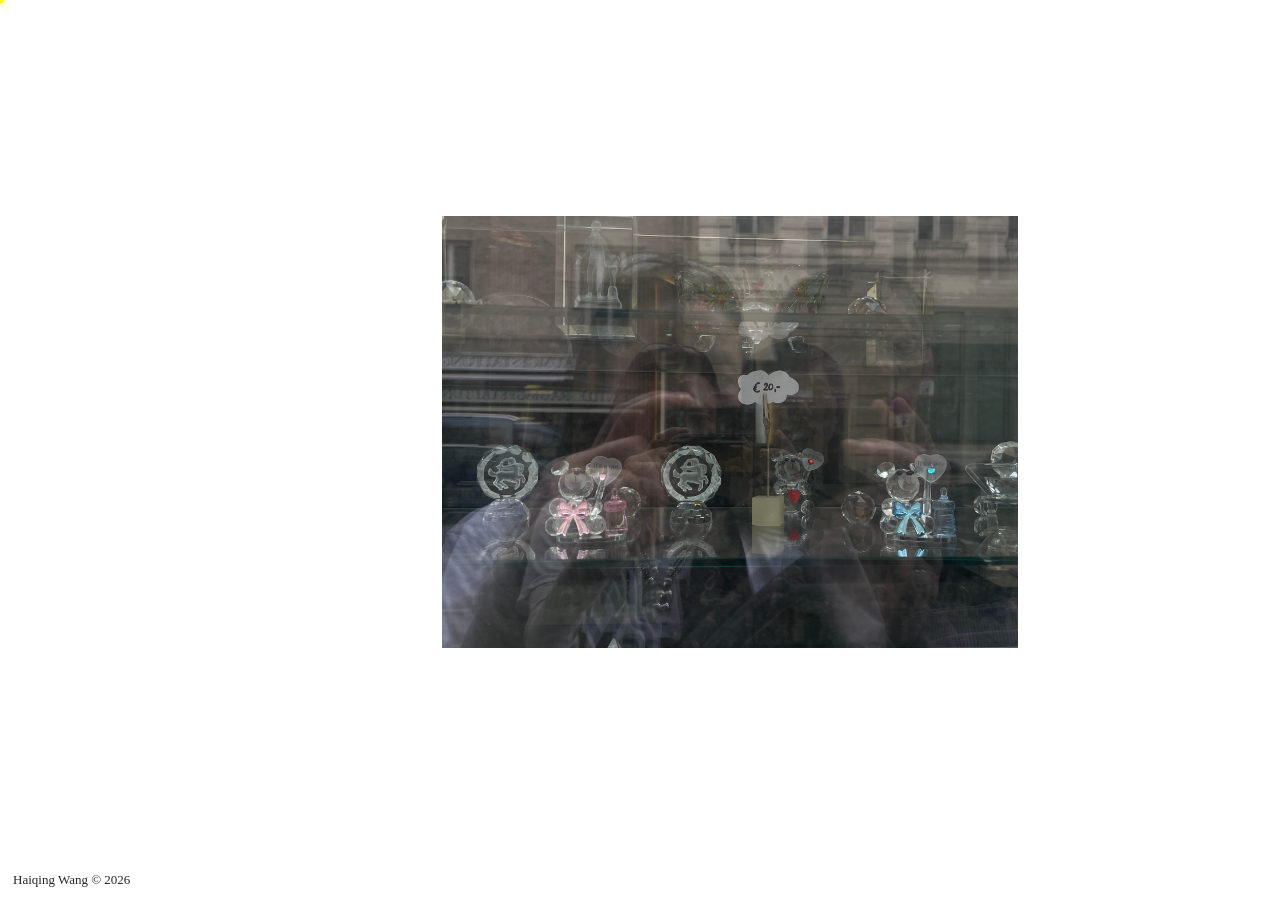
<file: index.html>
<!DOCTYPE html>
<html lang="en">

<head>
  <meta charset="UTF-8">
  <meta name="viewport" content="width=device-width, initial-scale=1.0">

  <title>Haiqing Wang</title>

  <meta
    name="description"
    content="Haiqing Wang is an artist based in Düsseldorf working with installation, moving image, sound, performance, and writing."
  >

  <link rel="canonical" href="https://haiqing-wang.com/">

  <meta property="og:title" content="Haiqing Wang">
  <meta
    property="og:description"
    content="Haiqing Wang is an artist based in Düsseldorf working with installation, moving image, sound, performance, and writing."
  >
  <meta property="og:url" content="https://haiqing-wang.com/">
  <meta property="og:type" content="website">

  <script type="application/ld+json">
  {
    "@context": "https://schema.org",
    "@type": "Person",
    "name": "Haiqing Wang",
    "url": "https://haiqing-wang.com/"
  }
  </script>

  <link rel="stylesheet" href="style.css?v=11">
</head>

<body class="landing-page">

  <a class="landing-link" href="nav.html">
    <img
      class="landing-image"
      src="IMG_4859.JPG"
      alt="Haiqing Wang"
    >
  </a>

  <div class="copyright">
    Haiqing Wang © 2026
  </div>

  <script src="script.js?v=2"></script>

</body>

</html>
</file>
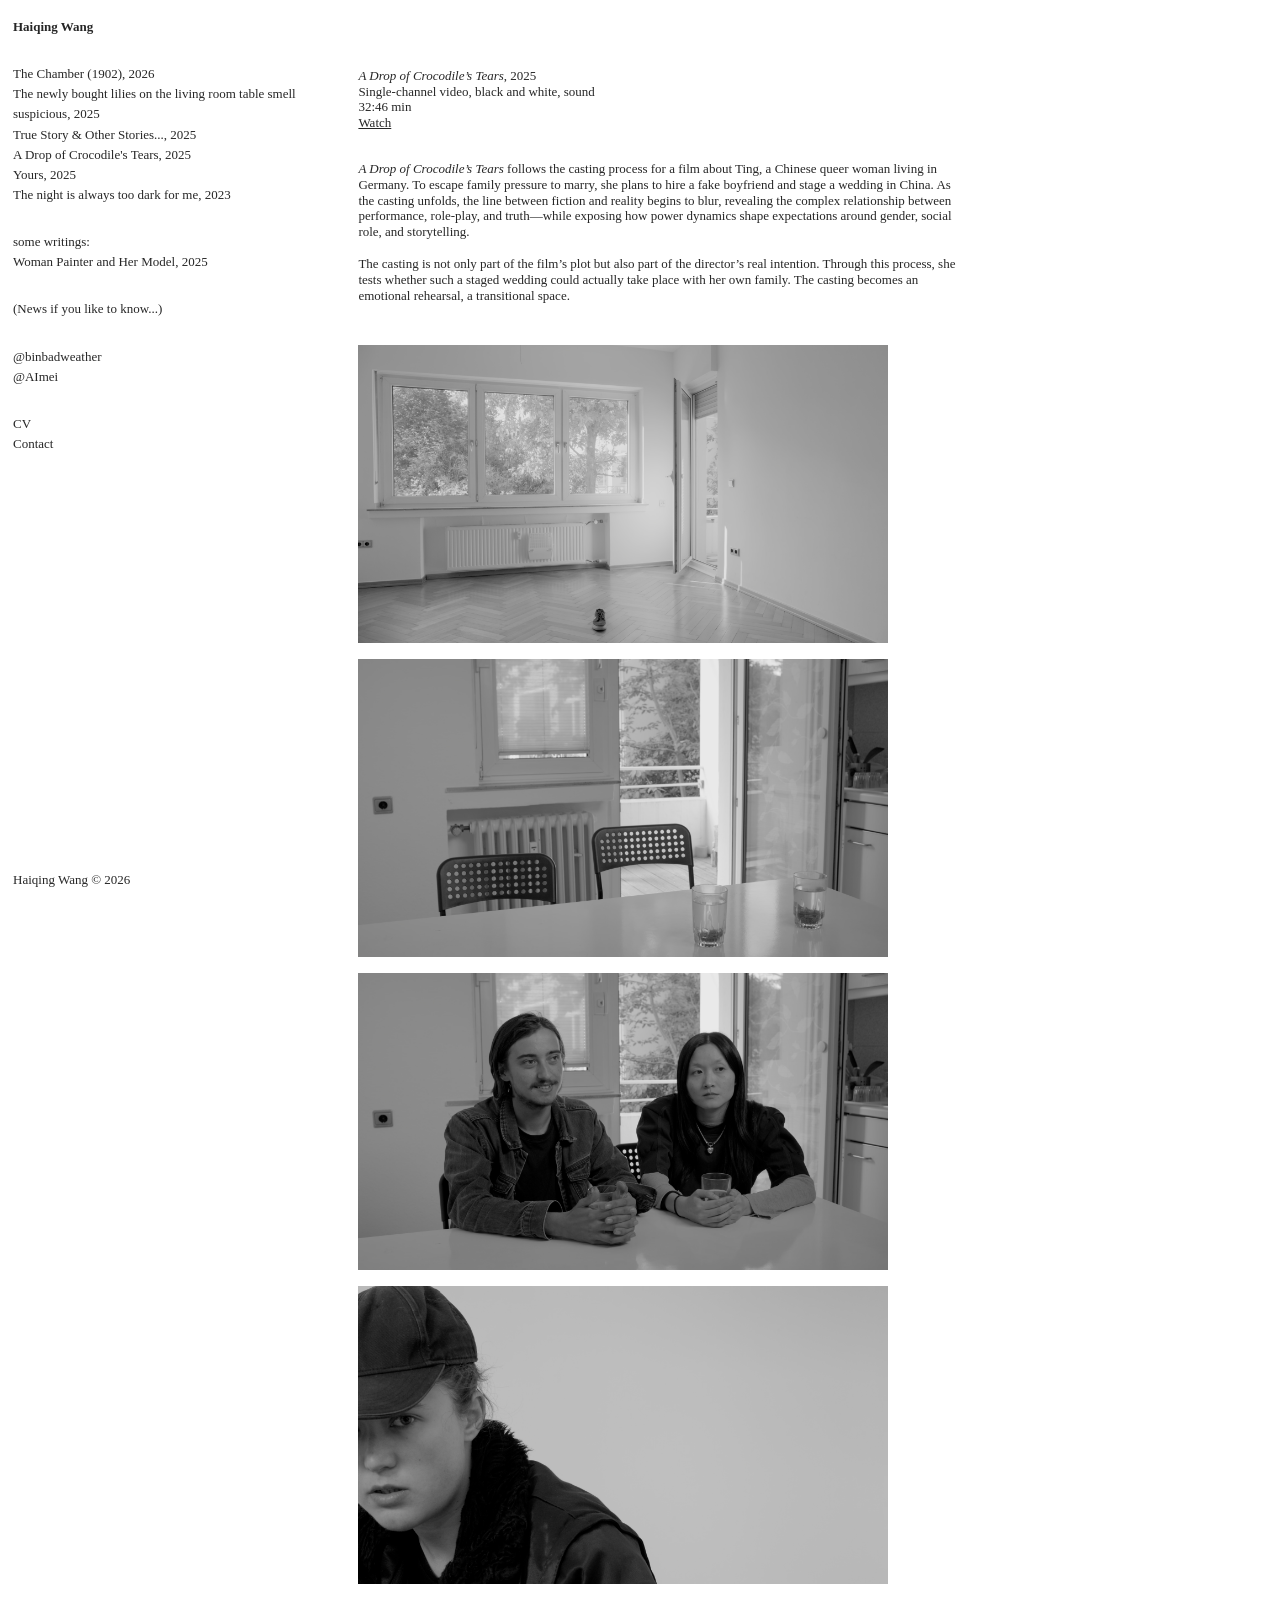
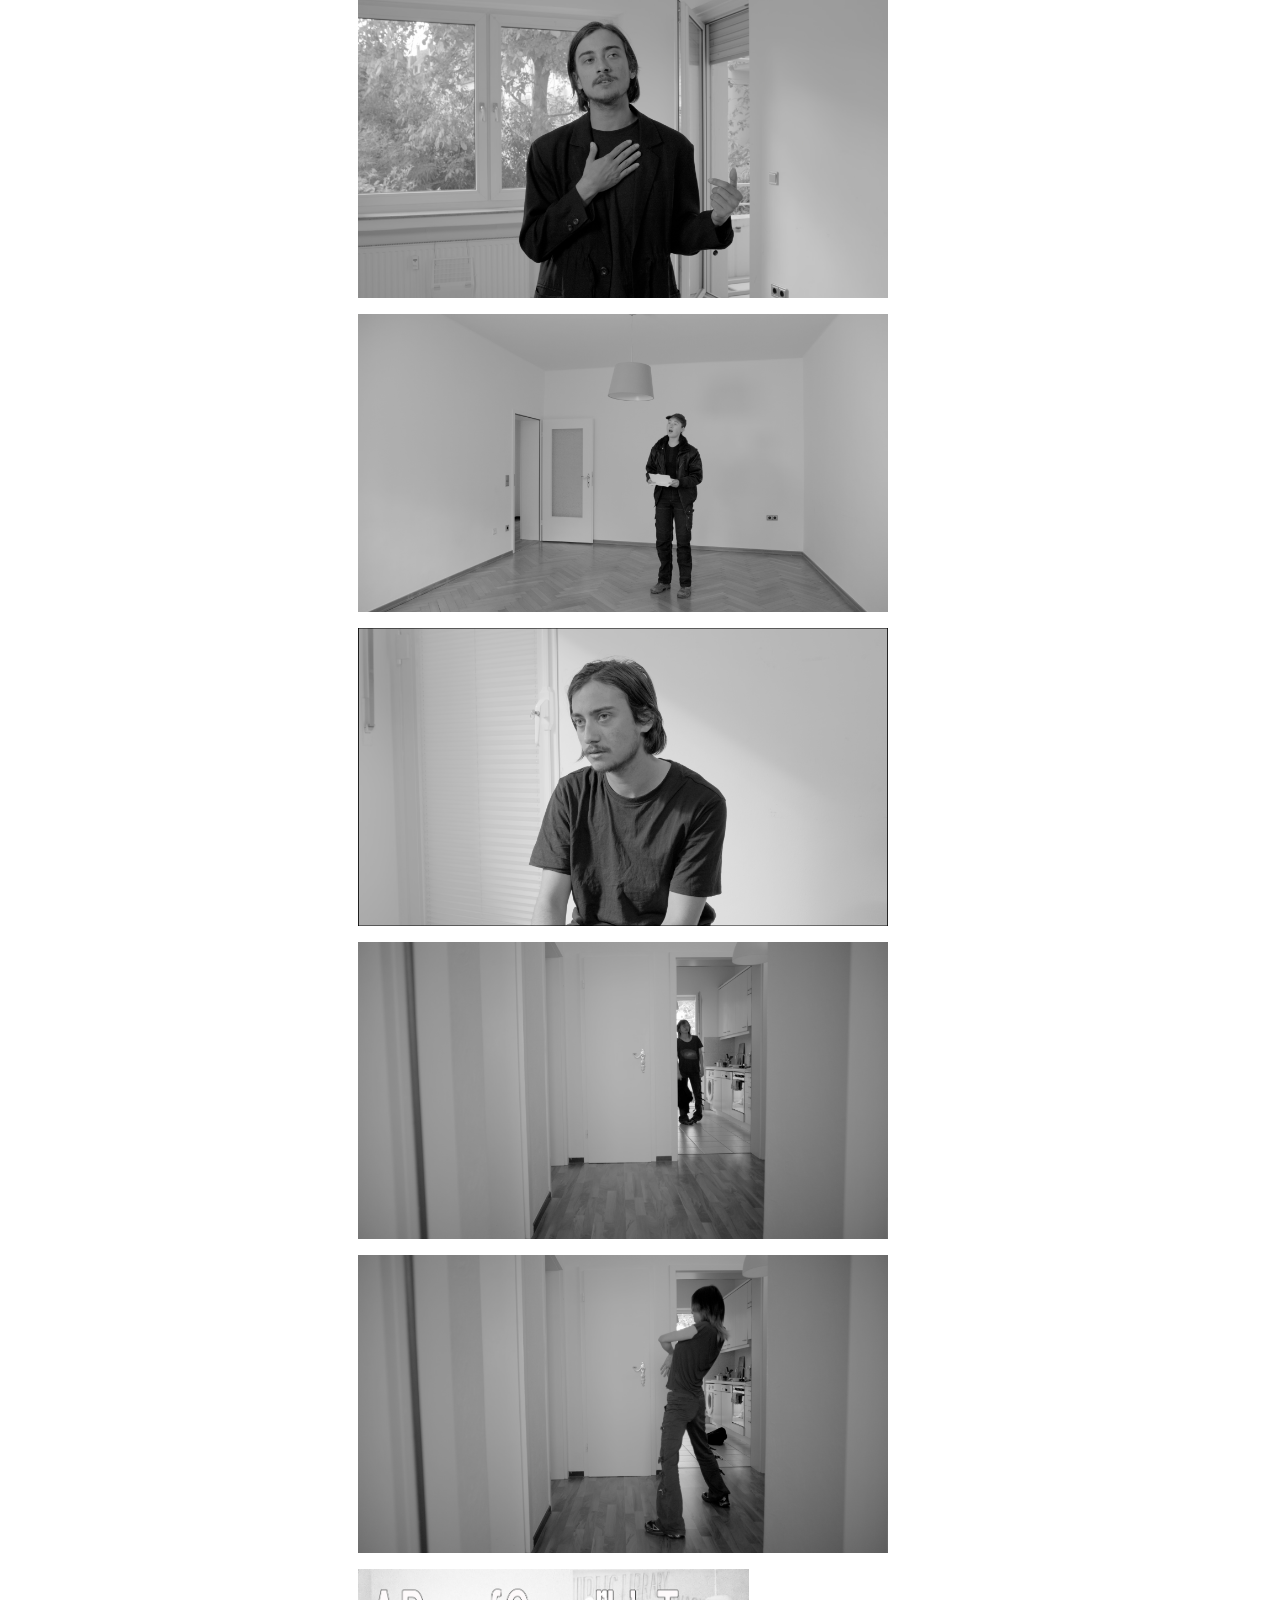
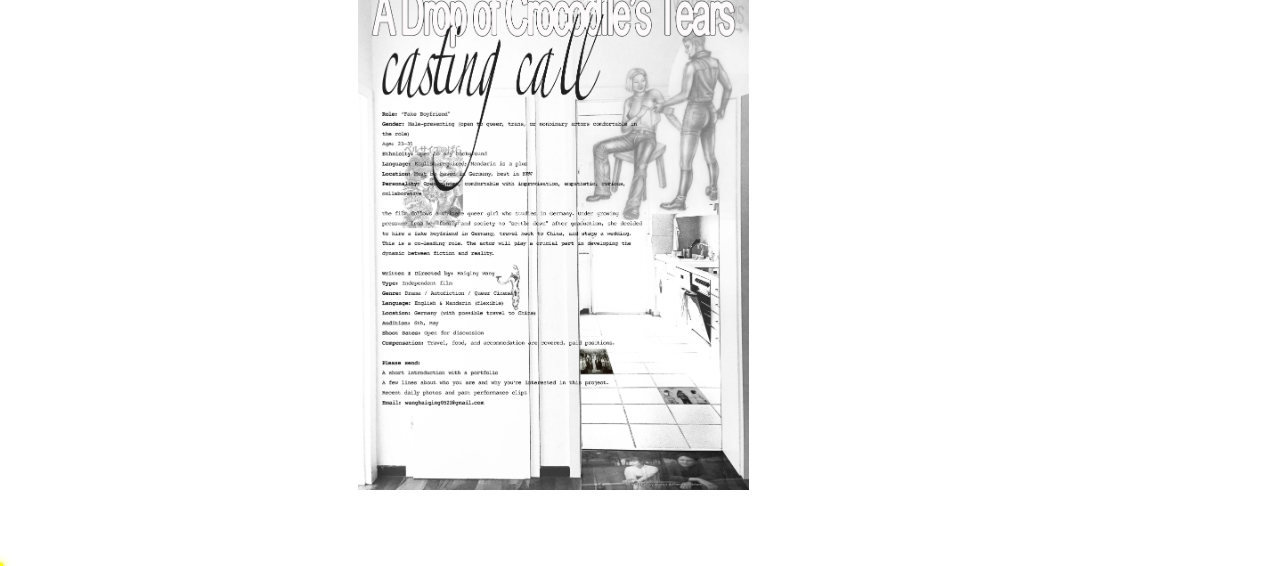
<file: crocodile-tears.html>
<!DOCTYPE html>
<html lang="en">

<head>
  <meta charset="UTF-8">
  <meta name="viewport" content="width=device-width, initial-scale=1.0">
  <title>A Drop of Crocodile's Tears — Haiqing Wang</title>
  <link rel="stylesheet" href="style.css?v=9">
</head>

<body class="project-page">

 <nav class="nav">

  <div class="name">
    <a href="index.html">Haiqing Wang</a>
  </div>

  <div class="projects">
    <a href="the-chamber.html">The Chamber (1902), 2026</a><br>
    <a href="lilies.html">The newly bought lilies on the living room table smell suspicious, 2025</a><br>
    <a href="true-story.html">True Story &amp; Other Stories..., 2025</a><br>
    <a href="crocodile-tears.html">A Drop of Crocodile's Tears, 2025</a><br>
    <a href="yours.html">Yours, 2025</a><br>
    <a href="the-night.html">The night is always too dark for me, 2023</a>
  </div>

  <div class="section">
    some writings:<br>
    <a href="https://www.rosengarten-all-inc.com/startseite/archive/haiqing-wang"
       target="_blank"
       rel="noopener noreferrer">
      Woman Painter and Her Model, 2025
    </a>
  </div>

  <div class="section">
    <a href="news.html">(News if you like to know...)</a>
  </div>

  <div class="section">
    <a href="https://linktr.ee/binbadweather"
       target="_blank"
       rel="noopener noreferrer">@binbadweather</a><br>

    <a href="https://www.instagram.com/aimeiohh/"
       target="_blank"
       rel="noopener noreferrer">@AImei</a>
  </div>

  <div class="section">
    <a href="cv.html">CV</a><br>
    <a href="contact.html">Contact</a>
  </div>

</nav>

  <main class="project-content">

    <div class="project-header">
      <em>A Drop of Crocodile’s Tears</em>, 2025<br>
      Single-channel video, black and white, sound<br>
      32:46 min<br>
      <a href="https://www.youtube.com/watch?v=T53Uj3DhC38"
   target="_blank"
   rel="noopener noreferrer"><u>Watch</u></a>
    </div>

    <div class="project-text">

      <p>
        <em>A Drop of Crocodile’s Tears</em> follows the casting process for a film
        about Ting, a Chinese queer woman living in Germany. To escape family
        pressure to marry, she plans to hire a fake boyfriend and stage a wedding
        in China. As the casting unfolds, the line between fiction and reality
        begins to blur, revealing the complex relationship between performance,
        role-play, and truth—while exposing how power dynamics shape expectations
        around gender, social role, and storytelling.
      </p>

      <p>
        The casting is not only part of the film’s plot but also part of the
        director’s real intention. Through this process, she tests whether such a
        staged wedding could actually take place with her own family. The casting
        becomes an emotional rehearsal, a transitional space.
      </p>

    </div>


    <!-- 01 horizontal -->
    <img class="project-image landscape"
         src="images/crocodile-tears/01.jpg"
         alt="">

    <!-- 02 horizontal -->
    <img class="project-image landscape"
         src="images/crocodile-tears/02.jpg"
         alt="">

    <!-- 03 horizontal -->
    <img class="project-image landscape"
         src="images/crocodile-tears/03.jpg"
         alt="">

    <!-- 04 horizontal -->
    <img class="project-image landscape"
         src="images/crocodile-tears/04.jpg"
         alt="">

    <!-- 05 horizontal -->
    <img class="project-image landscape"
         src="images/crocodile-tears/05.jpg"
         alt="">

    <!-- 06 horizontal -->
    <img class="project-image landscape"
         src="images/crocodile-tears/06.jpg"
         alt="">

    <!-- 07 horizontal -->
    <img class="project-image landscape"
         src="images/crocodile-tears/07.jpg"
         alt="">

    <!-- 08 horizontal -->
    <img class="project-image landscape"
         src="images/crocodile-tears/08.jpg"
         alt="">

    <!-- 09 horizontal -->
    <img class="project-image landscape"
         src="images/crocodile-tears/09.jpg"
         alt="">

    <!-- 10 vertical -->
    <img class="project-image"
         src="images/crocodile-tears/10.jpg"
         alt="">

  </main>


  <div class="copyright">
    Haiqing Wang © 2026
  </div>

  <script src="script.js?v=2"></script>

</body>

</html>
</file>
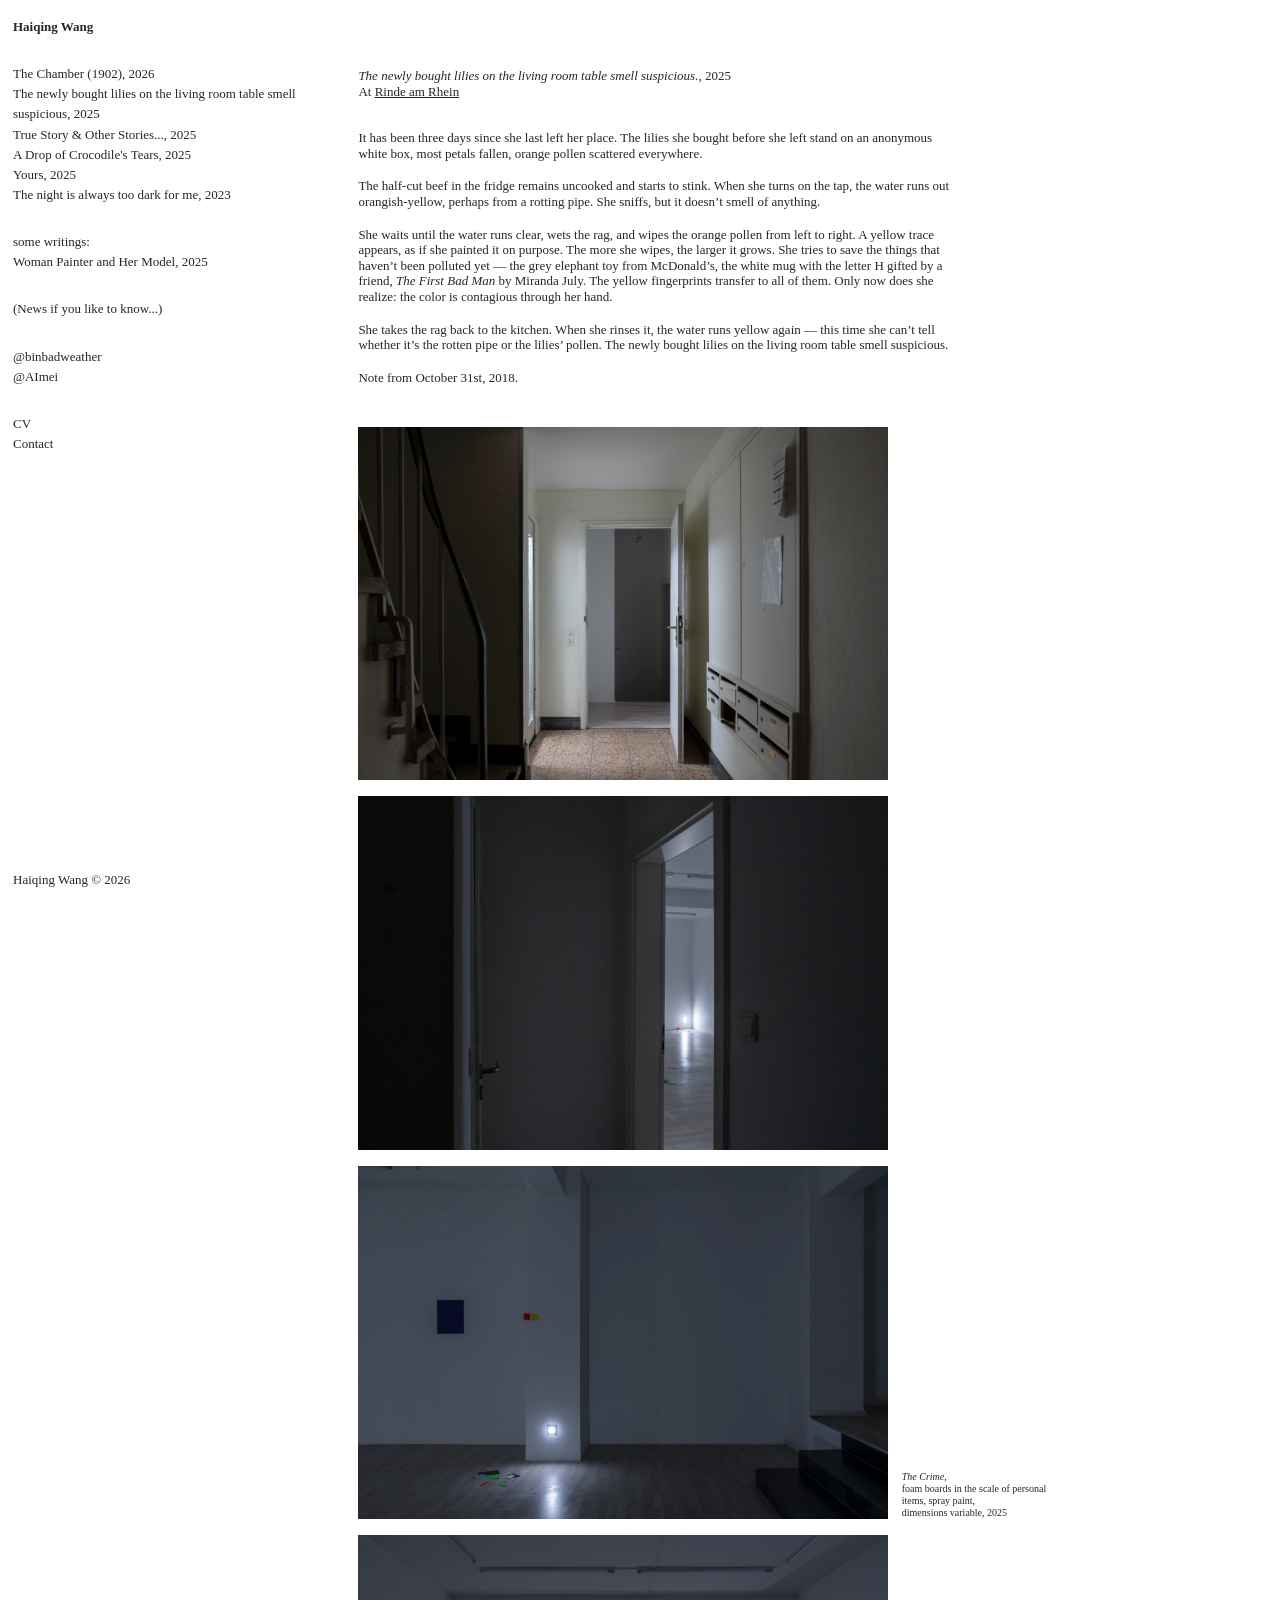
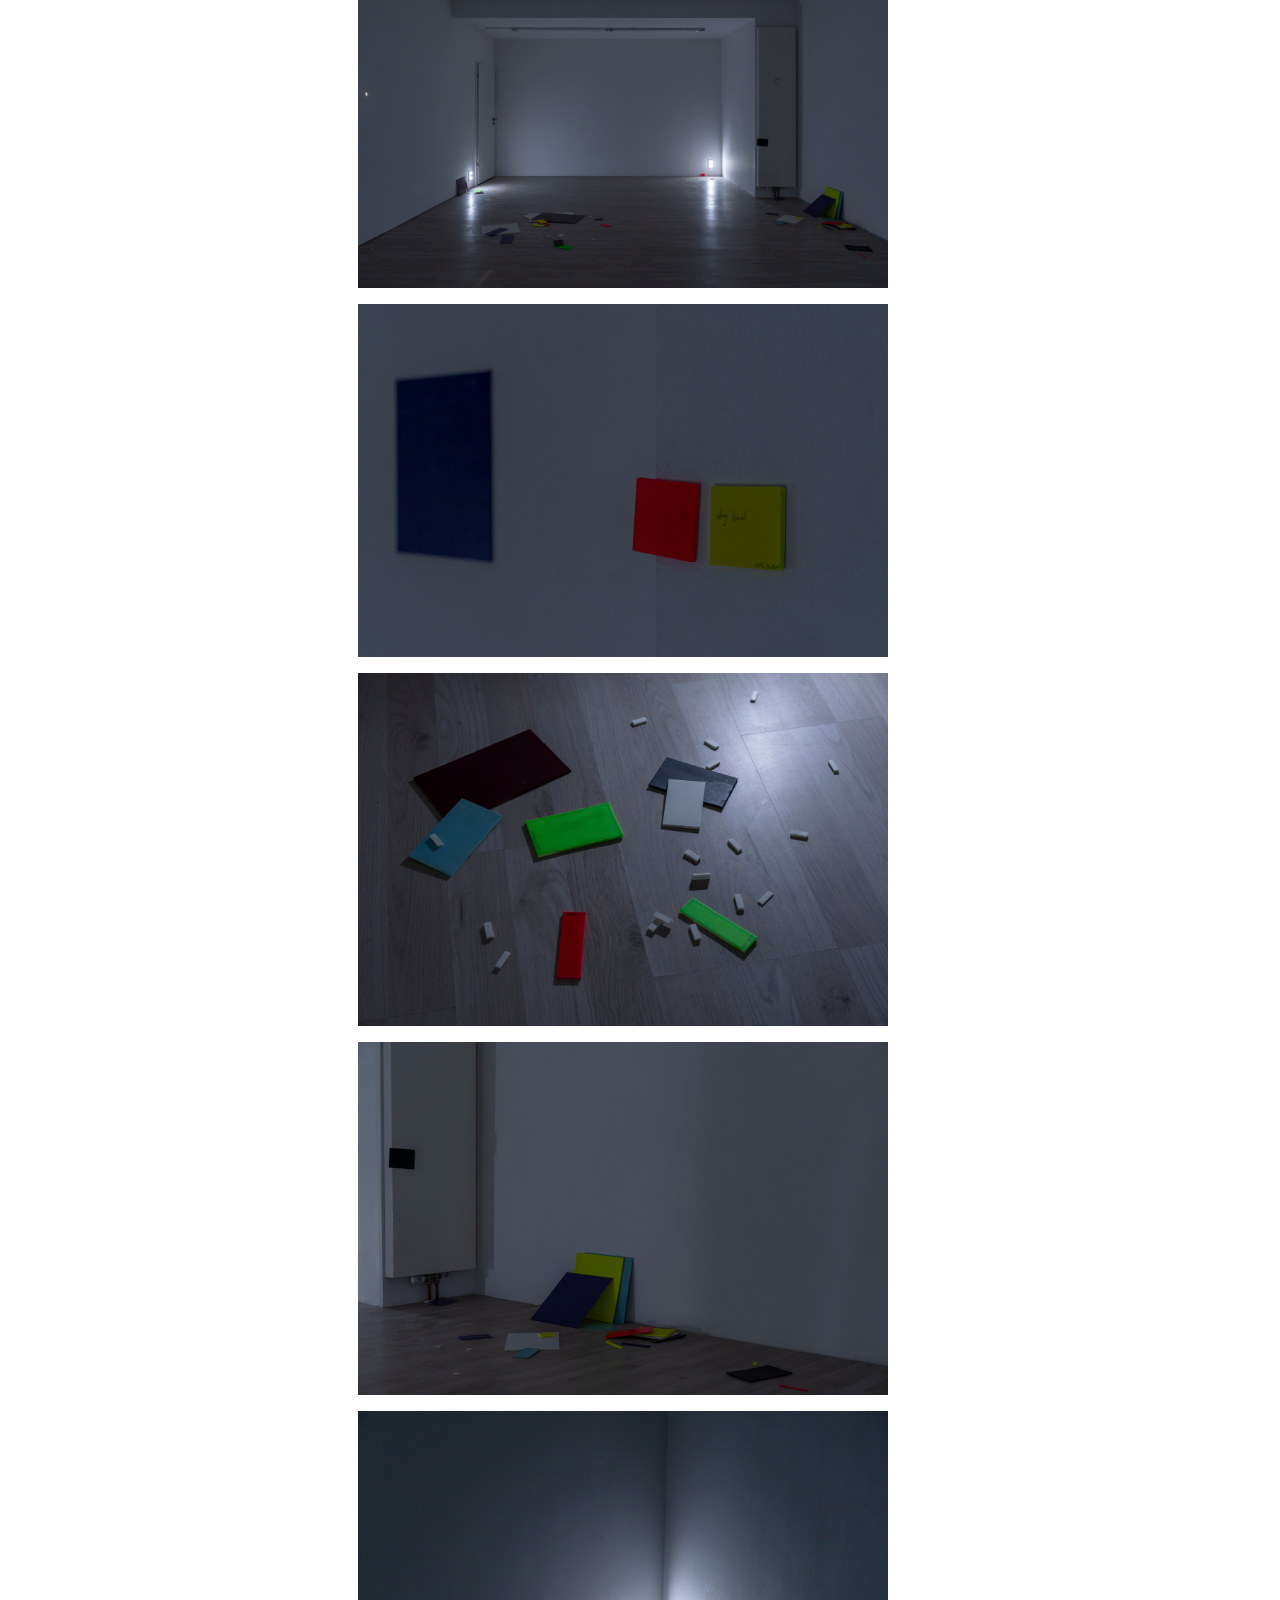
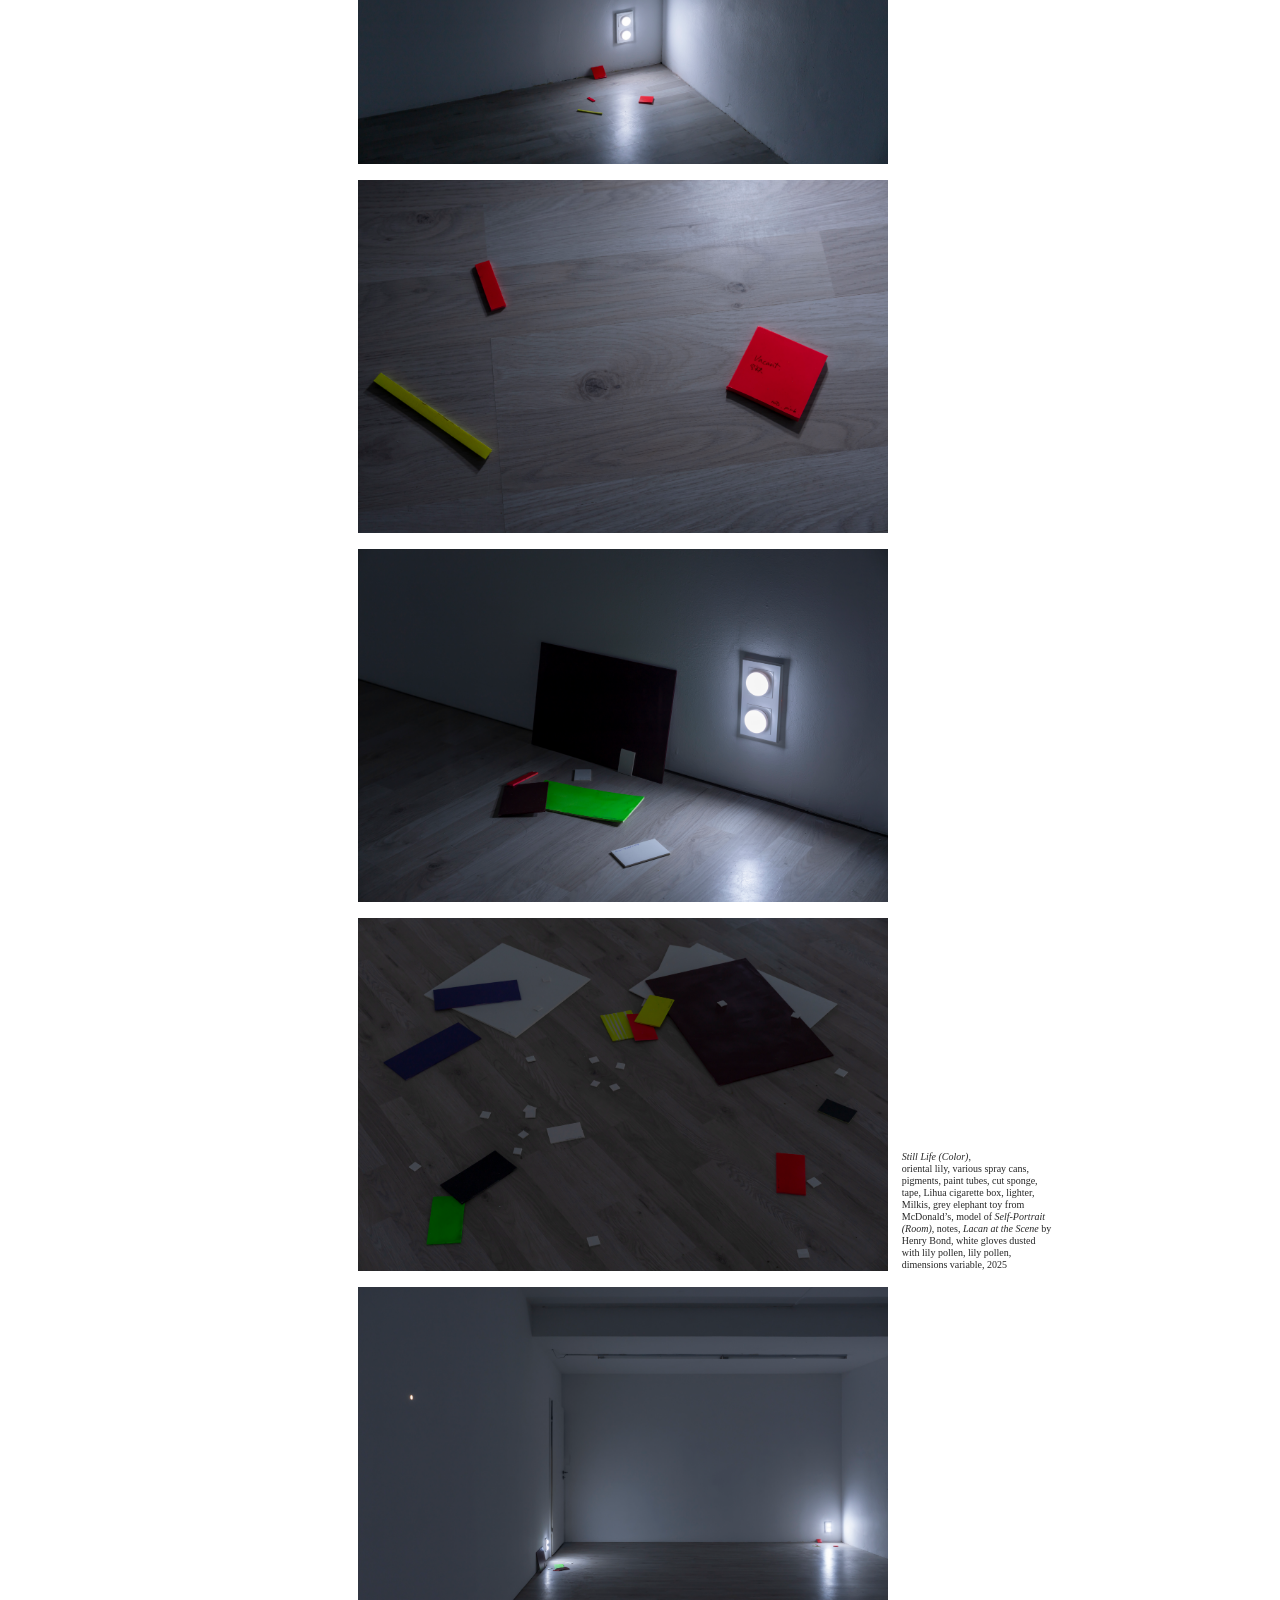
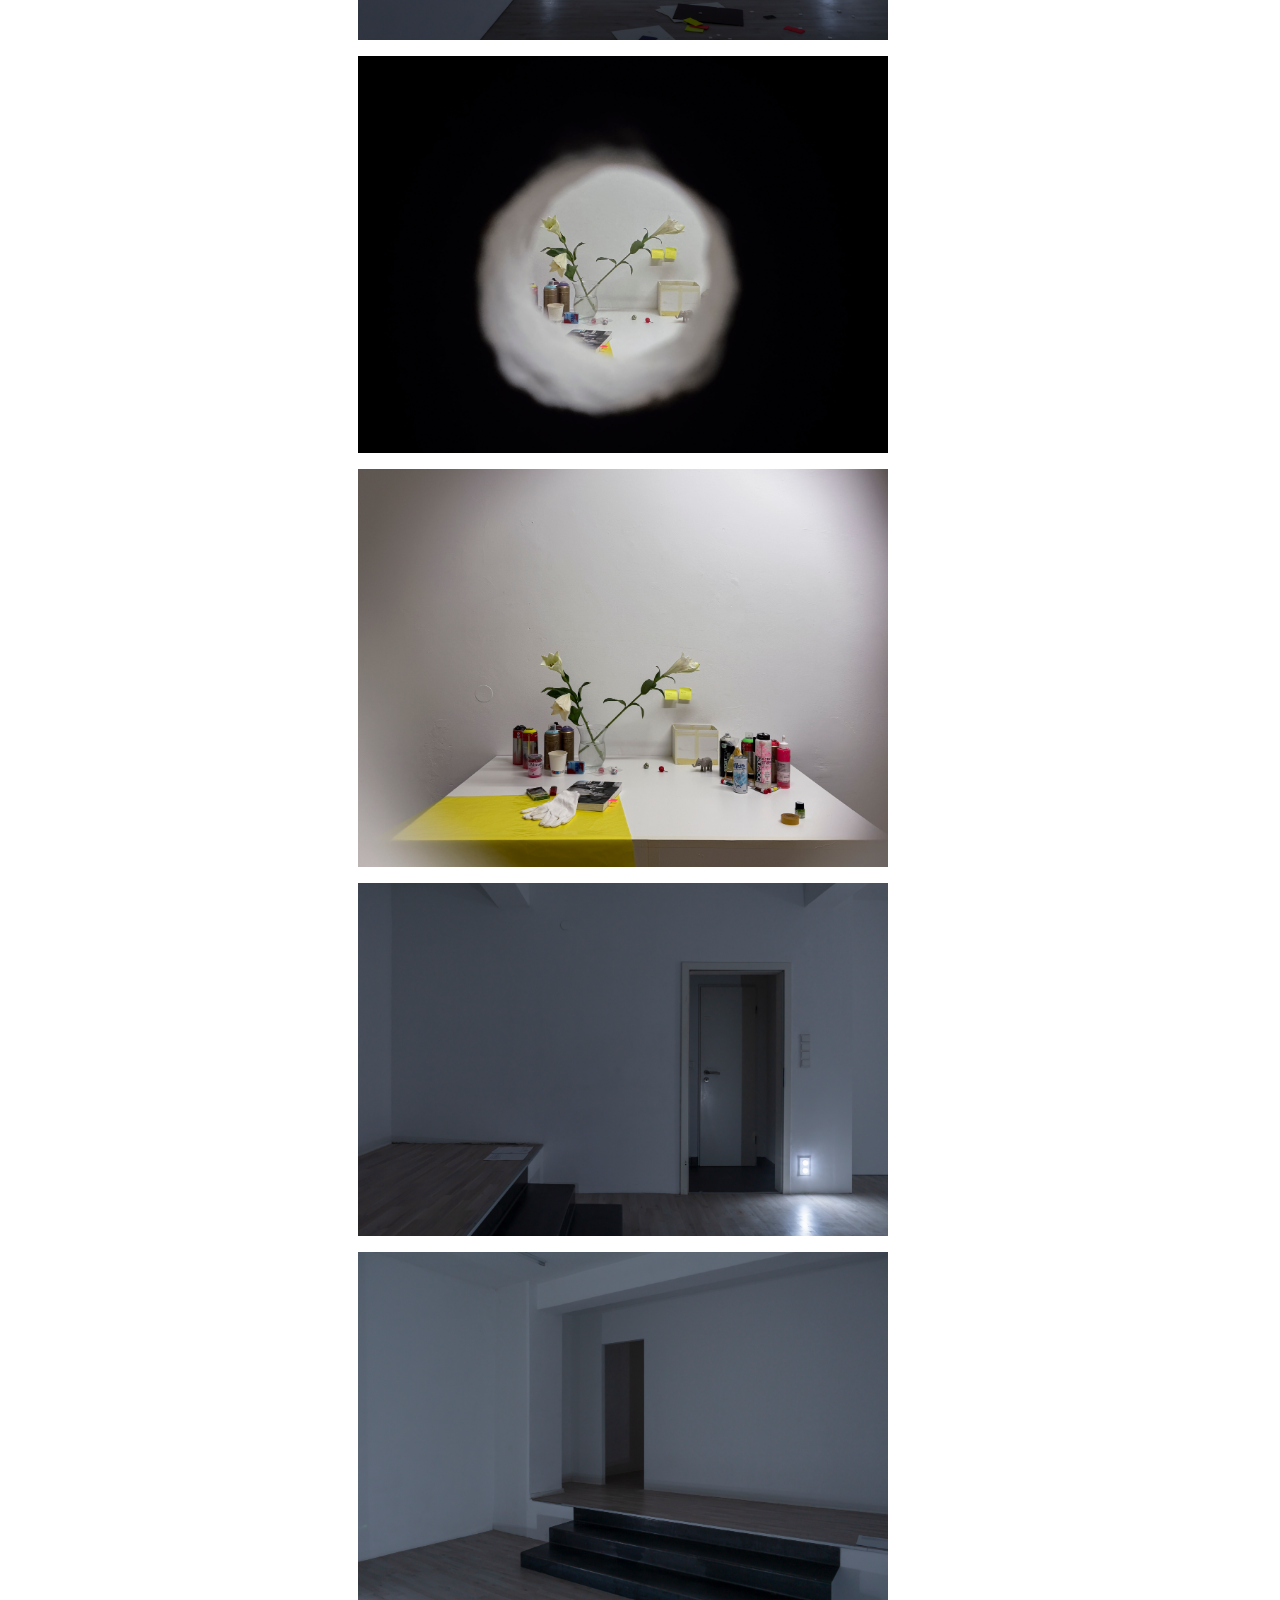
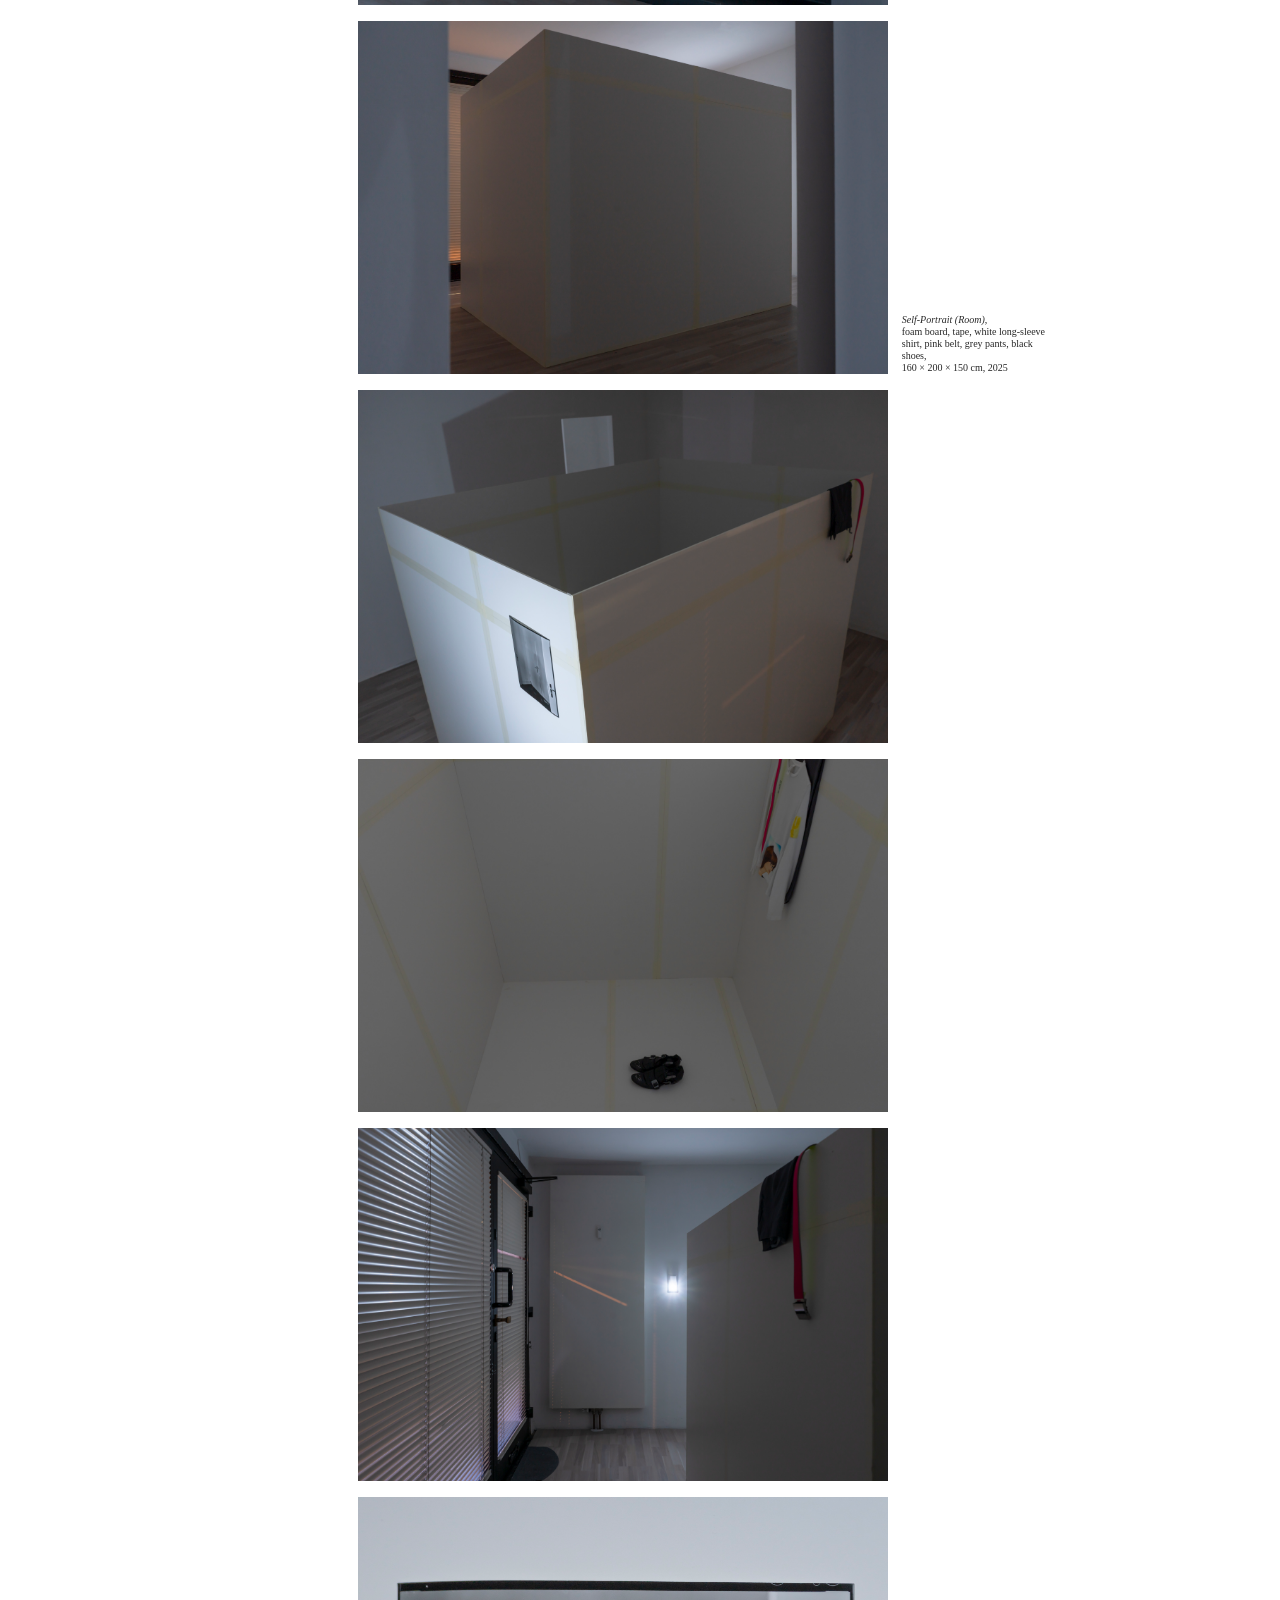
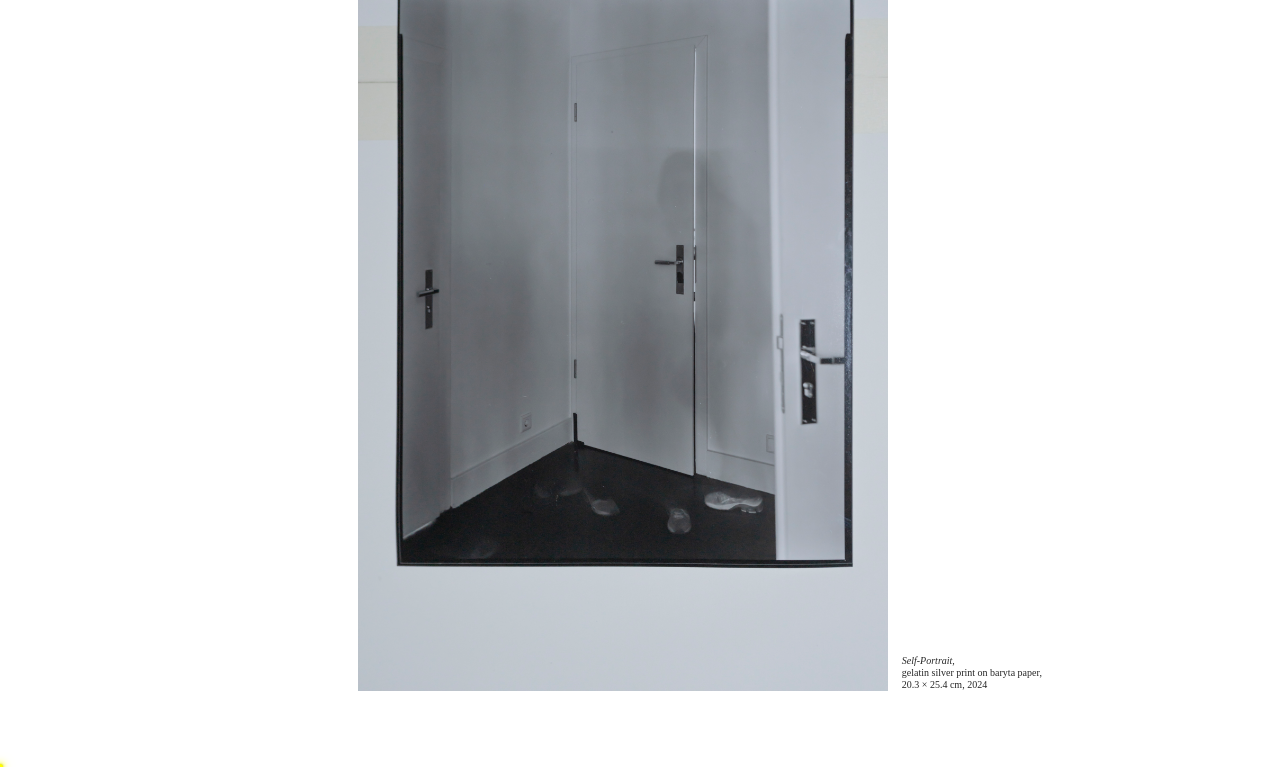
<file: lilies.html>
<!DOCTYPE html>
<html lang="en">

<head>
  <meta charset="UTF-8">
  <meta name="viewport" content="width=device-width, initial-scale=1.0">

  <title>The newly bought lilies on the living room table smell suspicious — Haiqing Wang</title>

  <link rel="stylesheet" href="style.css?v=14">
</head>


<body class="project-page">

  <nav class="nav">

    <div class="name">
      <a href="index.html">Haiqing Wang</a>
    </div>

    <div class="projects">
      <a href="the-chamber.html">The Chamber (1902), 2026</a><br>
      <a href="lilies.html">The newly bought lilies on the living room table smell suspicious, 2025</a><br>
      <a href="true-story.html">True Story &amp; Other Stories..., 2025</a><br>
      <a href="crocodile-tears.html">A Drop of Crocodile's Tears, 2025</a><br>
      <a href="yours.html">Yours, 2025</a><br>
      <a href="the-night.html">The night is always too dark for me, 2023</a>
    </div>

    <div class="section">
      some writings:<br>

      <a
        href="https://www.rosengarten-all-inc.com/startseite/archive/haiqing-wang"
        target="_blank"
        rel="noopener noreferrer"
      >
        Woman Painter and Her Model, 2025
      </a>
    </div>

    <div class="section">
      <a href="news.html">(News if you like to know...)</a>
    </div>

    <div class="section">

      <a
        href="https://linktr.ee/binbadweather"
        target="_blank"
        rel="noopener noreferrer"
      >
        @binbadweather
      </a><br>

      <a
        href="https://www.instagram.com/aimeiohh/"
        target="_blank"
        rel="noopener noreferrer"
      >
        @AImei
      </a>

    </div>

    <div class="section">
      <a href="cv.html">CV</a><br>
      <a href="contact.html">Contact</a>
    </div>

  </nav>


  <main class="project-content">

    <div class="project-header">

      <em>The newly bought lilies on the living room table smell suspicious.</em>, 2025<br>

      At
      <a
        href="https://www.rind3.de/"
        target="_blank"
        rel="noopener noreferrer"
      >
        <u>Rinde am Rhein</u>
      </a>

    </div>


    <div class="project-text">

      <p>
        It has been three days since she last left her place. The lilies she bought
        before she left stand on an anonymous white box, most petals fallen, orange
        pollen scattered everywhere.
      </p>

      <p>
        The half-cut beef in the fridge remains uncooked and starts to stink.
        When she turns on the tap, the water runs out orangish-yellow, perhaps from
        a rotting pipe. She sniffs, but it doesn’t smell of anything.
      </p>

      <p>
        She waits until the water runs clear, wets the rag, and wipes the orange
        pollen from left to right. A yellow trace appears, as if she painted it on
        purpose. The more she wipes, the larger it grows. She tries to save the
        things that haven’t been polluted yet — the grey elephant toy from
        McDonald’s, the white mug with the letter H gifted by a friend,
        <em>The First Bad Man</em> by Miranda July. The yellow fingerprints transfer
        to all of them. Only now does she realize: the color is contagious through
        her hand.
      </p>

      <p>
        She takes the rag back to the kitchen. When she rinses it, the water runs
        yellow again — this time she can’t tell whether it’s the rotten pipe or the
        lilies’ pollen. The newly bought lilies on the living room table smell suspicious.
      </p>

      <p>
        Note from October 31st, 2018.
      </p>

    </div>


    <!-- 01 -->

    <img
      class="project-image landscape"
      src="images/lilies/001_haiqingwang_rindeamrhein_SA73757.jpg"
      alt=""
    >


    <!-- 02 -->

    <img
      class="project-image landscape"
      src="images/lilies/002_haiqingwang_rindeamrhein_SA73759.jpg"
      alt=""
    >


    <!-- 03 — THE CRIME -->

    <div class="image-row landscape-row">

      <img
        class="project-image landscape"
        src="images/lilies/003_haiqingwang_rindeamrhein_SA73760.jpg"
        alt=""
      >

      <div class="image-caption">
        <em>The Crime</em>,<br>
        foam boards in the scale of personal items, spray paint,<br>
        dimensions variable, 2025
      </div>

    </div>


    <!-- 04 -->

    <img
      class="project-image landscape"
      src="images/lilies/004_haiqingwang_rindeamrhein_SA73747.jpg"
      alt=""
    >


    <!-- 05 -->

    <img
      class="project-image landscape"
      src="images/lilies/006_haiqingwang_rindeamrhein_SA73801.jpg"
      alt=""
    >


    <!-- 06 -->

    <img
      class="project-image landscape"
      src="images/lilies/008_haiqingwang_rindeamrhein_SA73769.jpg"
      alt=""
    >


    <!-- 07 -->

    <img
      class="project-image landscape"
      src="images/lilies/009_haiqingwang_rindeamrhein_SA73768.jpg"
      alt=""
    >


    <!-- 08 -->

    <img
      class="project-image landscape"
      src="images/lilies/012_haiqingwang_rindeamrhein_SA73807.jpg"
      alt=""
    >


    <!-- 09 -->

    <img
      class="project-image landscape"
      src="images/lilies/013_haiqingwang_rindeamrhein_SA73776.jpg"
      alt=""
    >


    <!-- 10 -->

    <img
      class="project-image landscape"
      src="images/lilies/015_haiqingwang_rindeamrhein_SA73777.jpg"
      alt=""
    >


    <!-- 11 — STILL LIFE (COLOR) -->

    <div class="image-row landscape-row">

      <img
        class="project-image landscape"
        src="images/lilies/018_haiqingwang_rindeamrhein_SA73786.jpg"
        alt=""
      >

      <div class="image-caption">
        <em>Still Life (Color)</em>,<br>
        oriental lily, various spray cans, pigments, paint tubes, cut sponge,
        tape, Lihua cigarette box, lighter, Milkis, grey elephant toy from
        McDonald’s, model of <em>Self-Portrait (Room)</em>, notes,
        <em>Lacan at the Scene</em> by Henry Bond, white gloves dusted with
        lily pollen, lily pollen,<br>
        dimensions variable, 2025
      </div>

    </div>


    <!-- 12 -->

    <img
      class="project-image landscape"
      src="images/lilies/019_haiqingwang_rindeamrhein_SA73761.jpg"
      alt=""
    >


    <!-- 13 -->

    <img
      class="project-image landscape"
      src="images/lilies/020_haiqingwang_rindeamrheinIMG_5530.jpg"
      alt=""
    >


    <!-- 14 -->

    <img
      class="project-image landscape"
      src="images/lilies/021_haiqingwang_rindeamrheinIMG_5519.jpg"
      alt=""
    >


    <!-- 15 -->

    <img
      class="project-image landscape"
      src="images/lilies/022_haiqingwang_rindeamrhein_SA73746.jpg"
      alt=""
    >


    <!-- 16 -->

    <img
      class="project-image landscape"
      src="images/lilies/023_haiqingwang_rindeamrhein_SA73756.jpg"
      alt=""
    >


    <!-- 17 — SELF-PORTRAIT (ROOM) -->

    <div class="image-row landscape-row">

      <img
        class="project-image landscape"
        src="images/lilies/025_haiqingwang_rindeamrhein_SA73725.jpg"
        alt=""
      >

      <div class="image-caption">
        <em>Self-Portrait (Room)</em>,<br>
        foam board, tape, white long-sleeve shirt, pink belt,
        grey pants, black shoes,<br>
        160 × 200 × 150 cm, 2025
      </div>

    </div>


    <!-- 18 -->

    <img
      class="project-image landscape"
      src="images/lilies/028_haiqingwang_rindeamrhein_SA73732.jpg"
      alt=""
    >


    <!-- 19 -->

    <img
      class="project-image landscape"
      src="images/lilies/033_haiqingwang_rindeamrhein_SA73730.jpg"
      alt=""
    >


    <!-- 20 -->

    <img
      class="project-image landscape"
      src="images/lilies/035_haiqingwang_rindeamrhein_SA73709.jpg"
      alt=""
    >


    <!-- LAST — SELF-PORTRAIT -->

    <div class="image-row landscape-row">

      <img
        class="project-image landscape"
        src="images/lilies/029_haiqingwang_rindeamrhein_SA73825.jpg"
        alt=""
      >

      <div class="image-caption">
        <em>Self-Portrait</em>,<br>
        gelatin silver print on baryta paper,<br>
        20.3 × 25.4 cm, 2024
      </div>

    </div>

  </main>


  <div class="copyright">
    Haiqing Wang © 2026
  </div>


  <script src="script.js"></script>

</body>

</html>
</file>
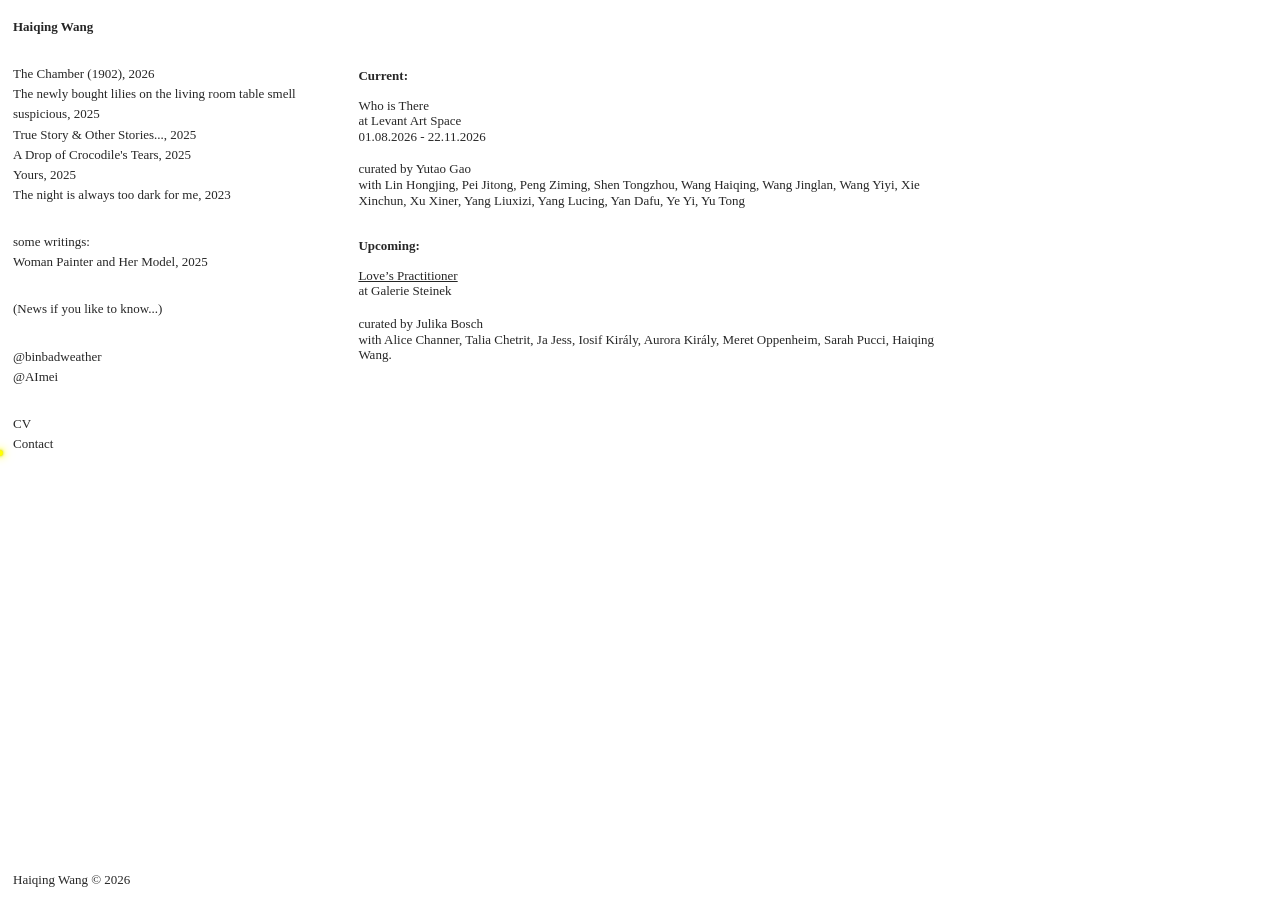
<file: news.html>
<!DOCTYPE html>
<html lang="en">

<head>
  <meta charset="UTF-8">
  <meta name="viewport" content="width=device-width, initial-scale=1.0">
  <title>News — Haiqing Wang</title>
  <link rel="stylesheet" href="style.css?v=12">
</head>

<body class="project-page">

  <nav class="nav">

  <div class="name">
    <a href="index.html">Haiqing Wang</a>
  </div>

  <div class="projects">
    <a href="the-chamber.html">The Chamber (1902), 2026</a><br>
    <a href="lilies.html">The newly bought lilies on the living room table smell suspicious, 2025</a><br>
    <a href="true-story.html">True Story &amp; Other Stories..., 2025</a><br>
    <a href="crocodile-tears.html">A Drop of Crocodile's Tears, 2025</a><br>
    <a href="yours.html">Yours, 2025</a><br>
    <a href="the-night.html">The night is always too dark for me, 2023</a>
  </div>

  <div class="section">
    some writings:<br>
    <a href="https://www.rosengarten-all-inc.com/startseite/archive/haiqing-wang"
       target="_blank"
       rel="noopener noreferrer">
      Woman Painter and Her Model, 2025
    </a>
  </div>

  <div class="section">
    <a href="news.html">(News if you like to know...)</a>
  </div>

  <div class="section">
    <a href="https://linktr.ee/binbadweather"
       target="_blank"
       rel="noopener noreferrer">@binbadweather</a><br>

    <a href="https://www.instagram.com/aimeiohh/"
       target="_blank"
       rel="noopener noreferrer">@AImei</a>
  </div>

  <div class="section">
    <a href="cv.html">CV</a><br>
    <a href="contact.html">Contact</a>
  </div>

</nav>


  <main class="project-content">

    <!-- CURRENT -->

    <div class="news-section">

      <div class="news-heading">
        <strong>Current:</strong>
      </div>

      <div class="news-item">

        Who is There<br>
        at Levant Art Space<br>
        01.08.2026 - 22.11.2026

        <p>
          curated by Yutao Gao<br>
          with Lin Hongjing, Pei Jitong, Peng Ziming, Shen Tongzhou,
          Wang Haiqing, Wang Jinglan, Wang Yiyi, Xie Xinchun,
          Xu Xiner, Yang Liuxizi, Yang Lucing, Yan Dafu, Ye Yi, Yu Tong
        </p>

      </div>

    </div>


    <!-- UPCOMING -->

    <div class="news-section">

      <div class="news-heading">
        <strong>Upcoming:</strong>
      </div>

      <div class="news-item">

<a href="https://curatedby.at/gallery/24"
   target="_blank"
   rel="noopener noreferrer"><u>Love’s Practitioner</u></a><br>
at Galerie Steinek

        <p>
          curated by Julika Bosch<br>
          with Alice Channer, Talia Chetrit, Ja Jess, Iosif Király,
          Aurora Király, Meret Oppenheim, Sarah Pucci, Haiqing Wang.
        </p>

      </div>

    </div>

  </main>


  <div class="copyright">
    Haiqing Wang © 2026
  </div>

  <script src="script.js?v=2"></script>

</body>

</html>
</file>
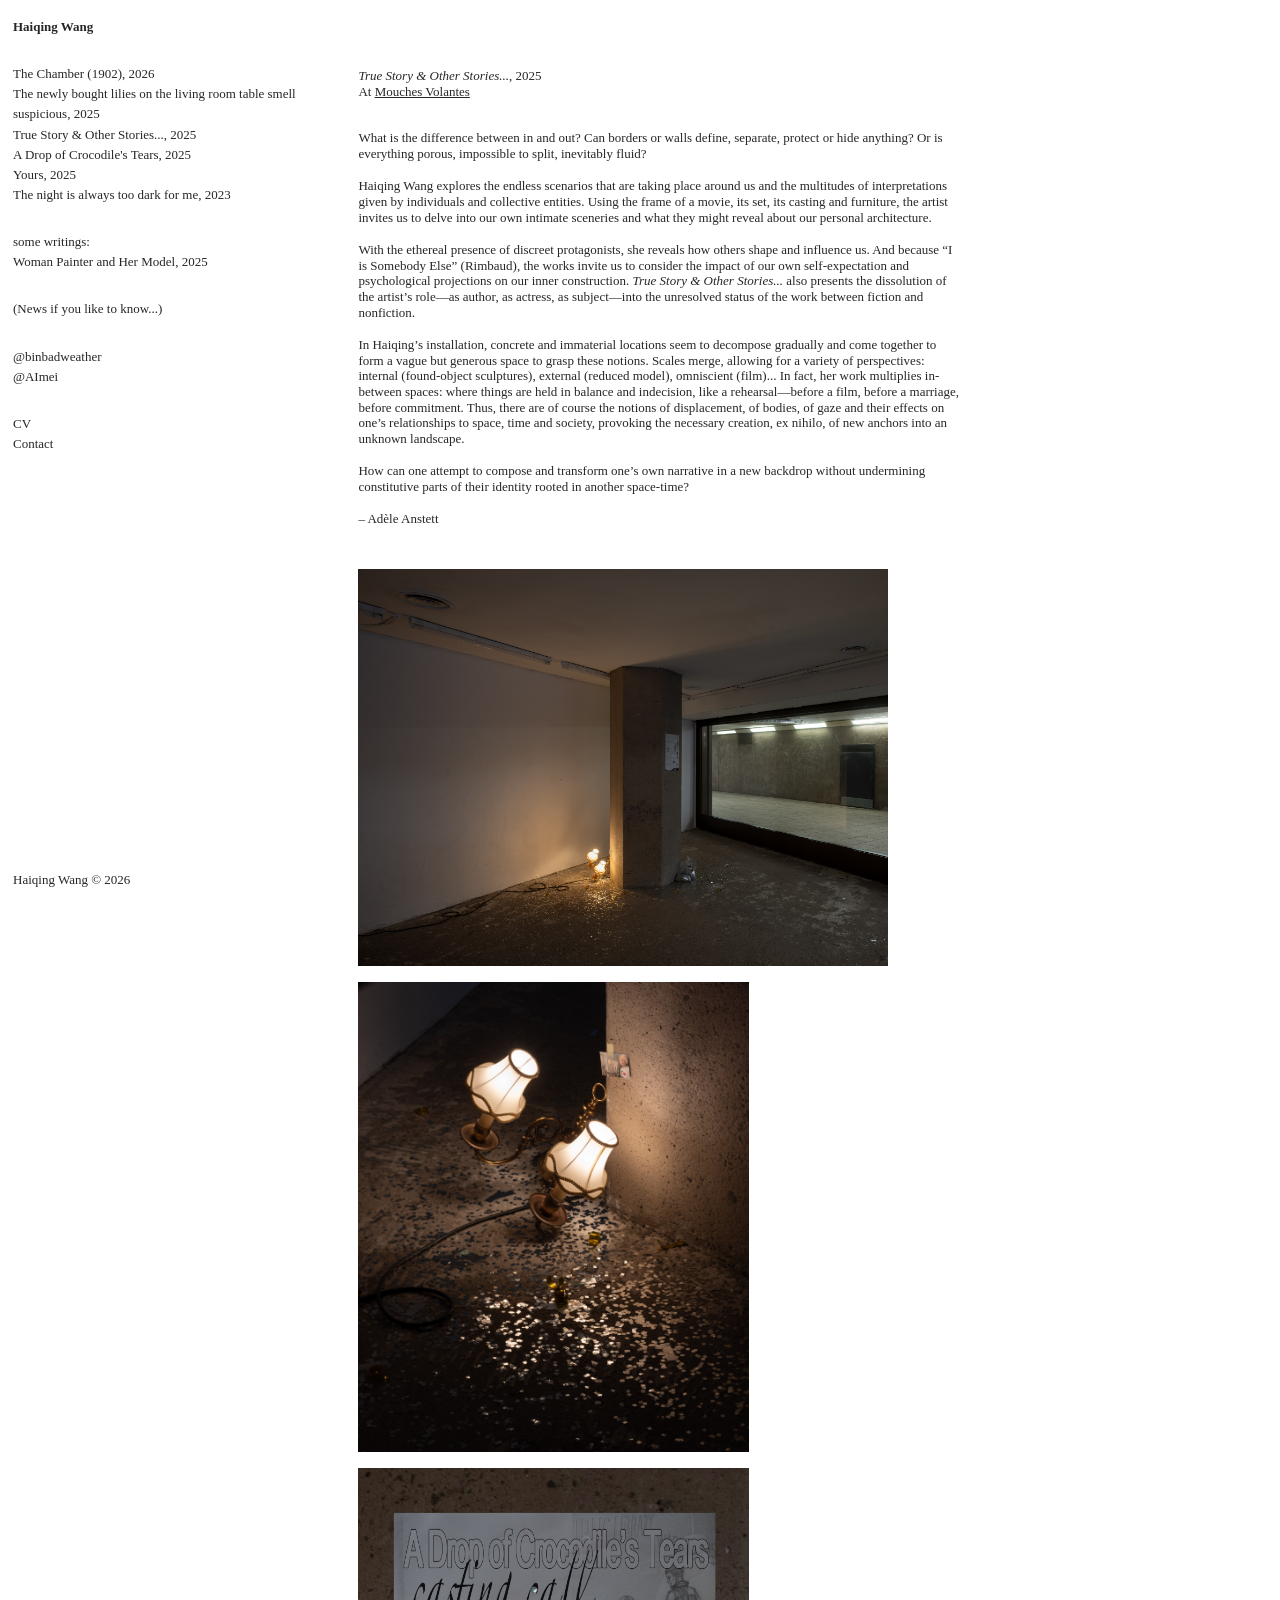
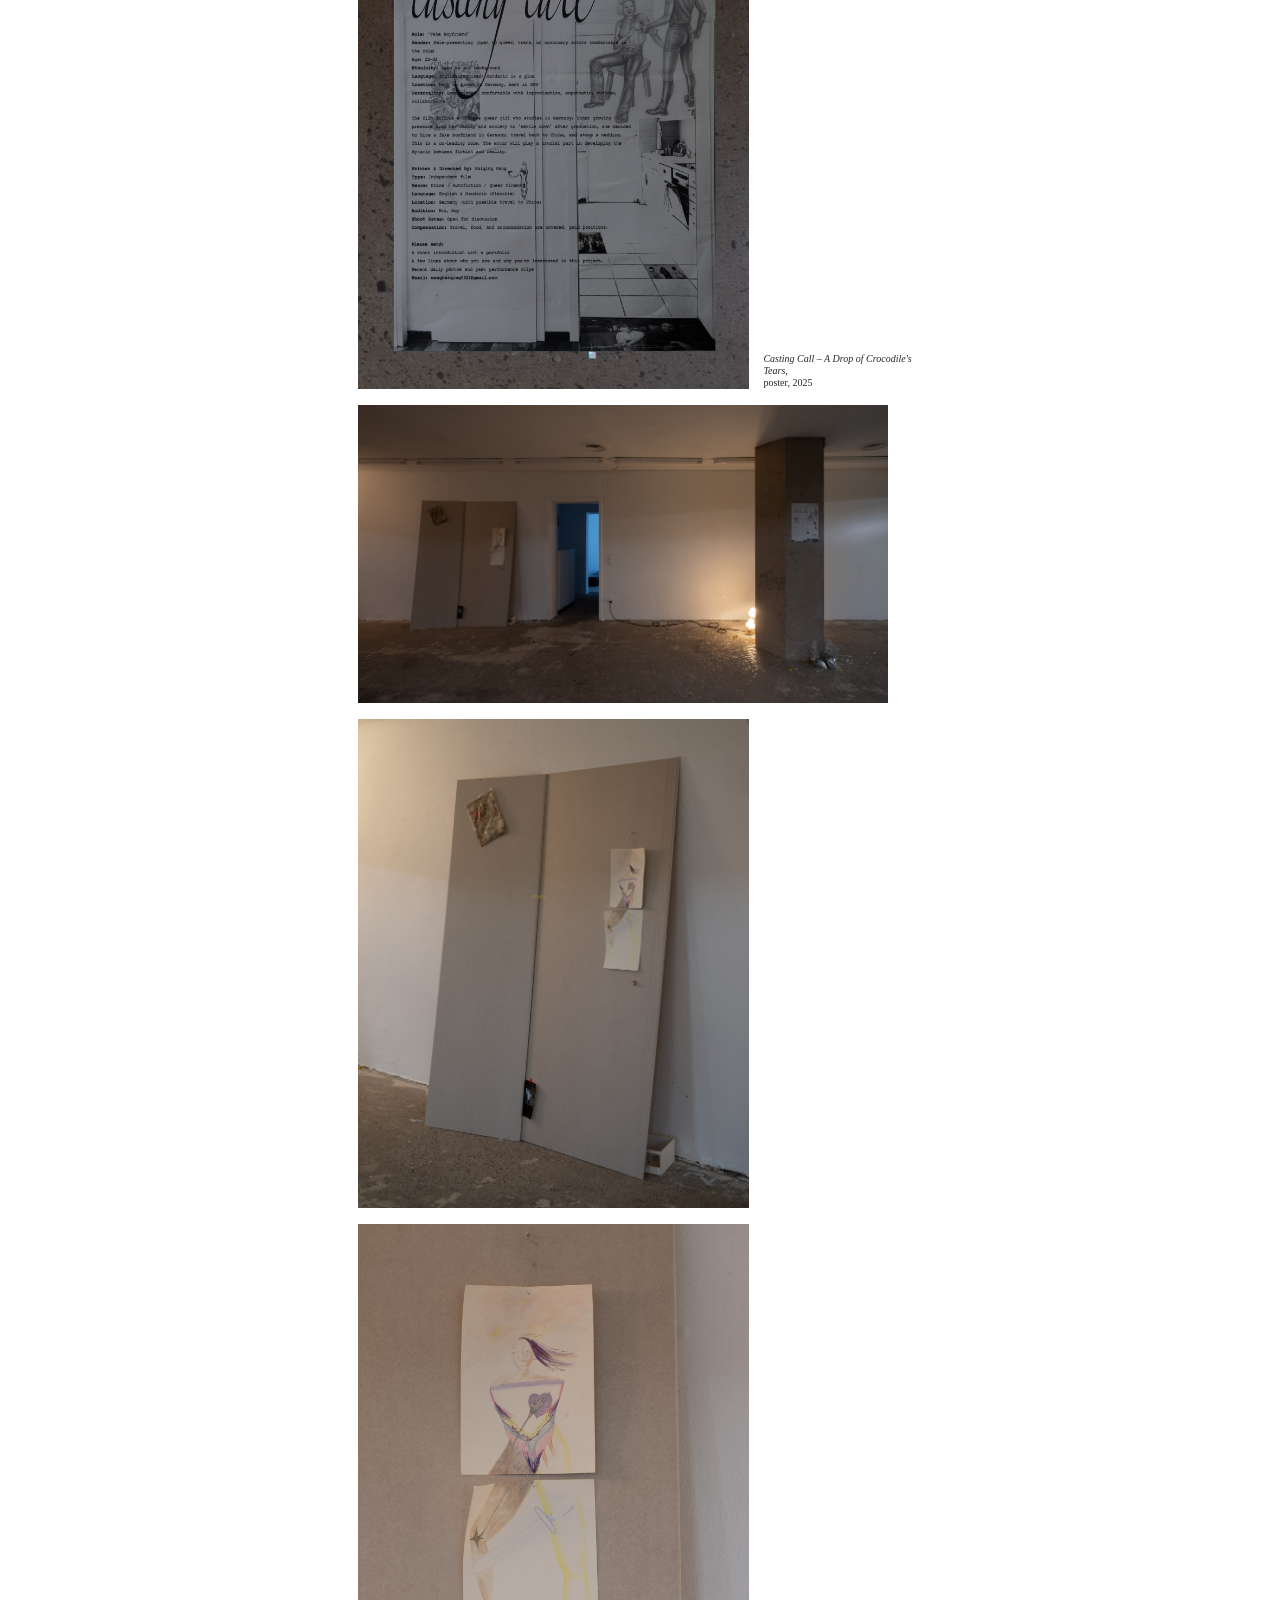
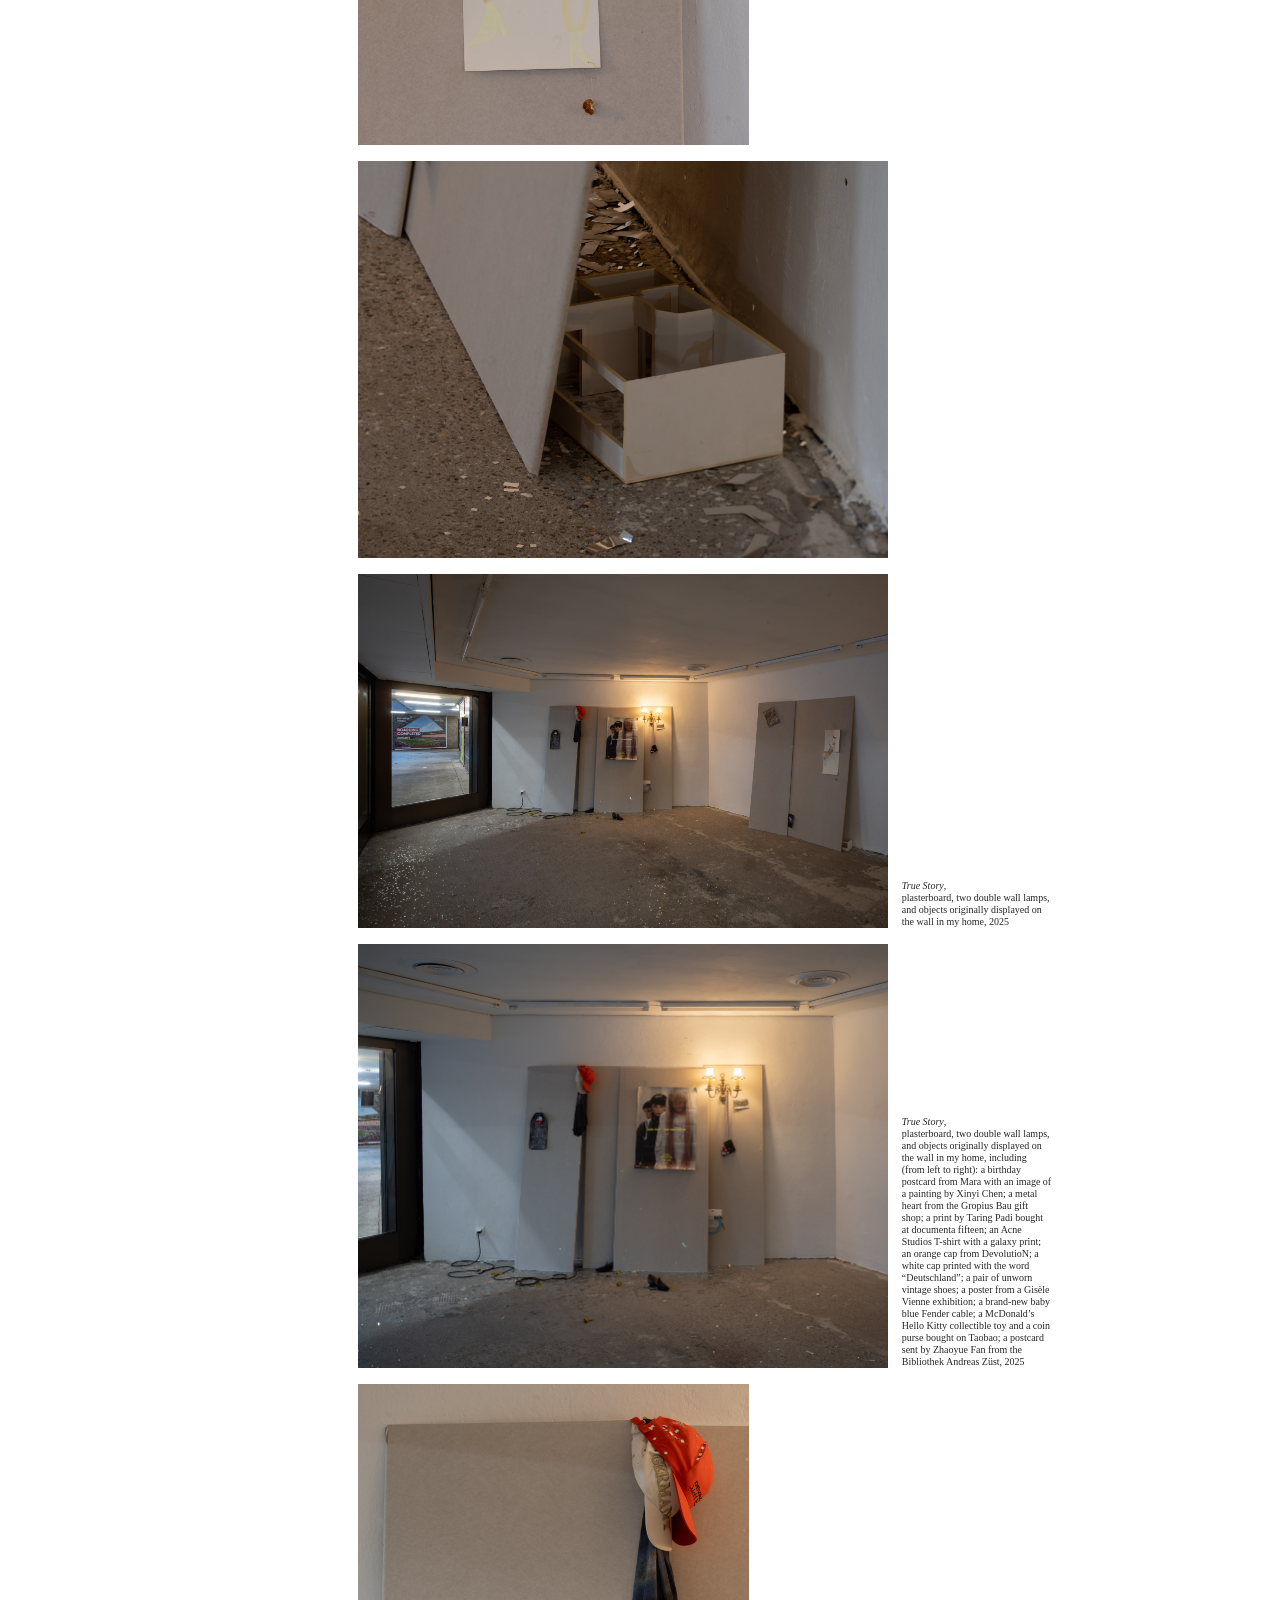
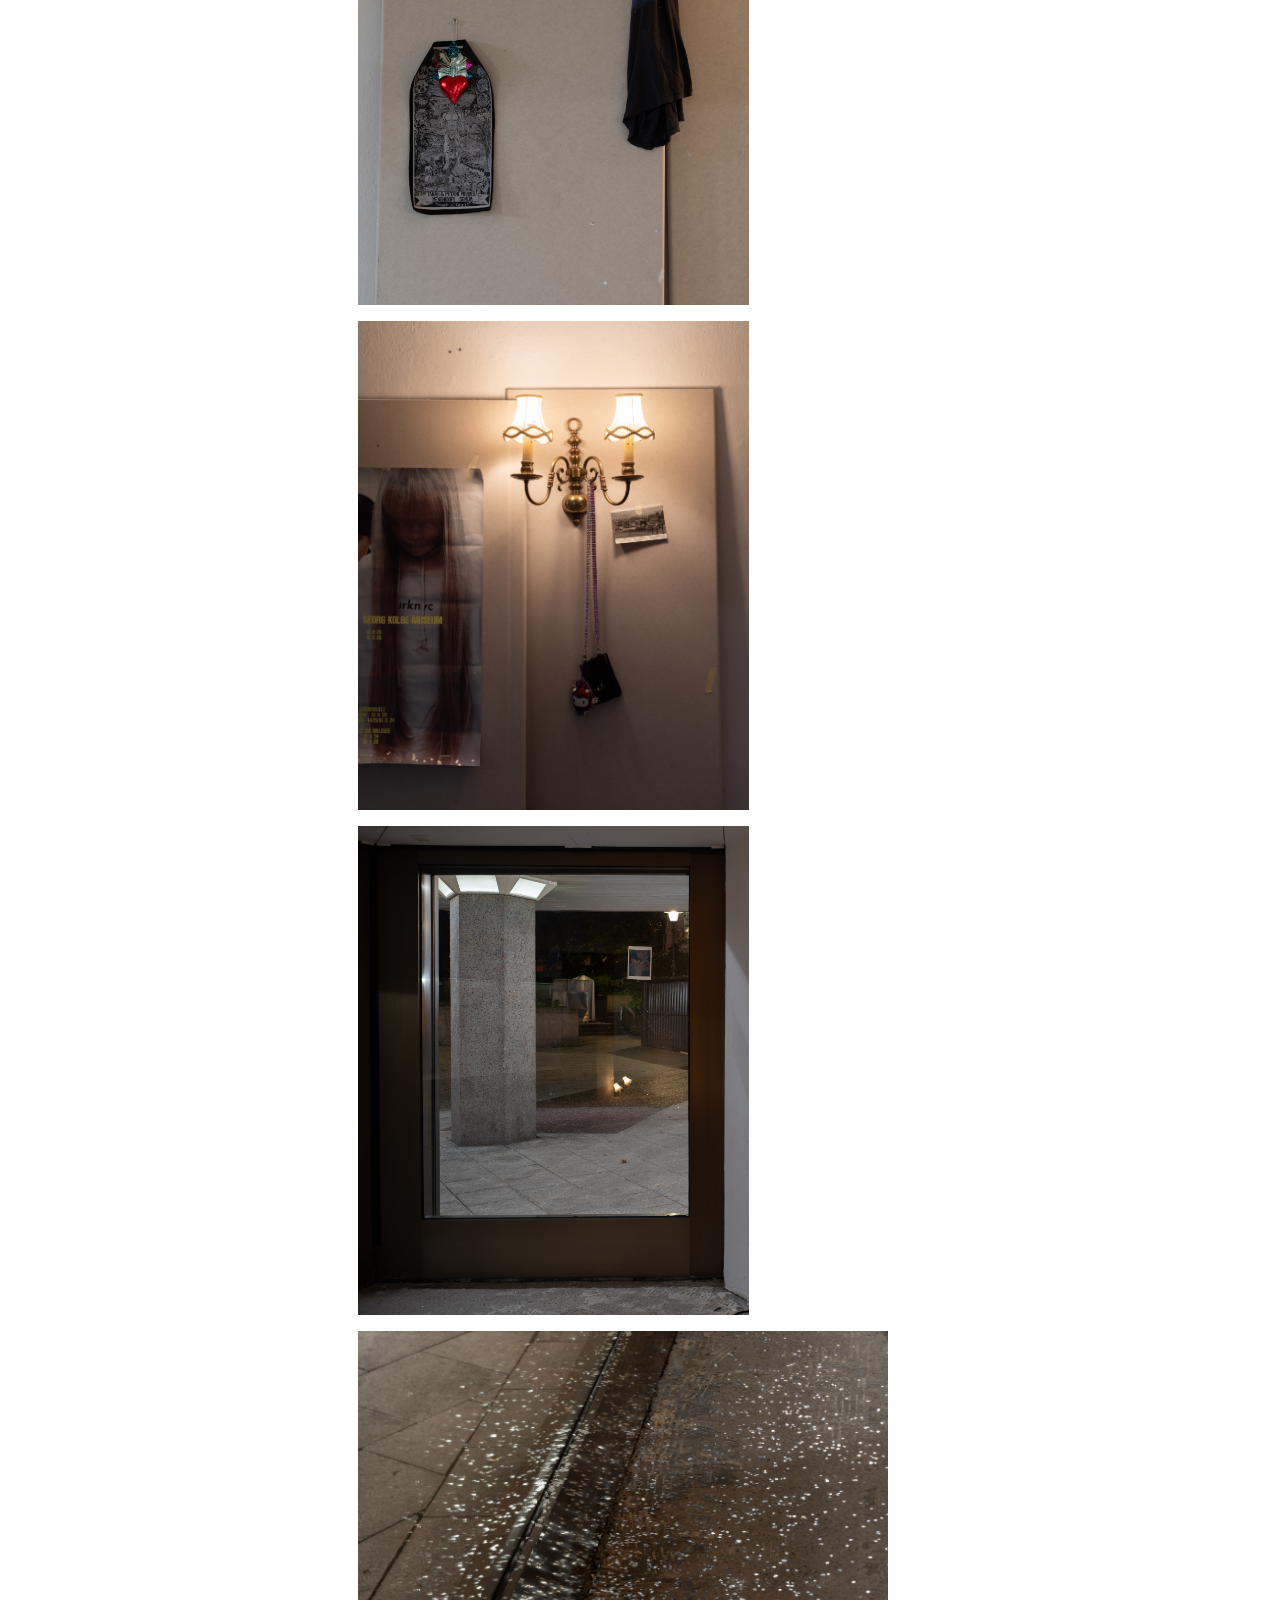
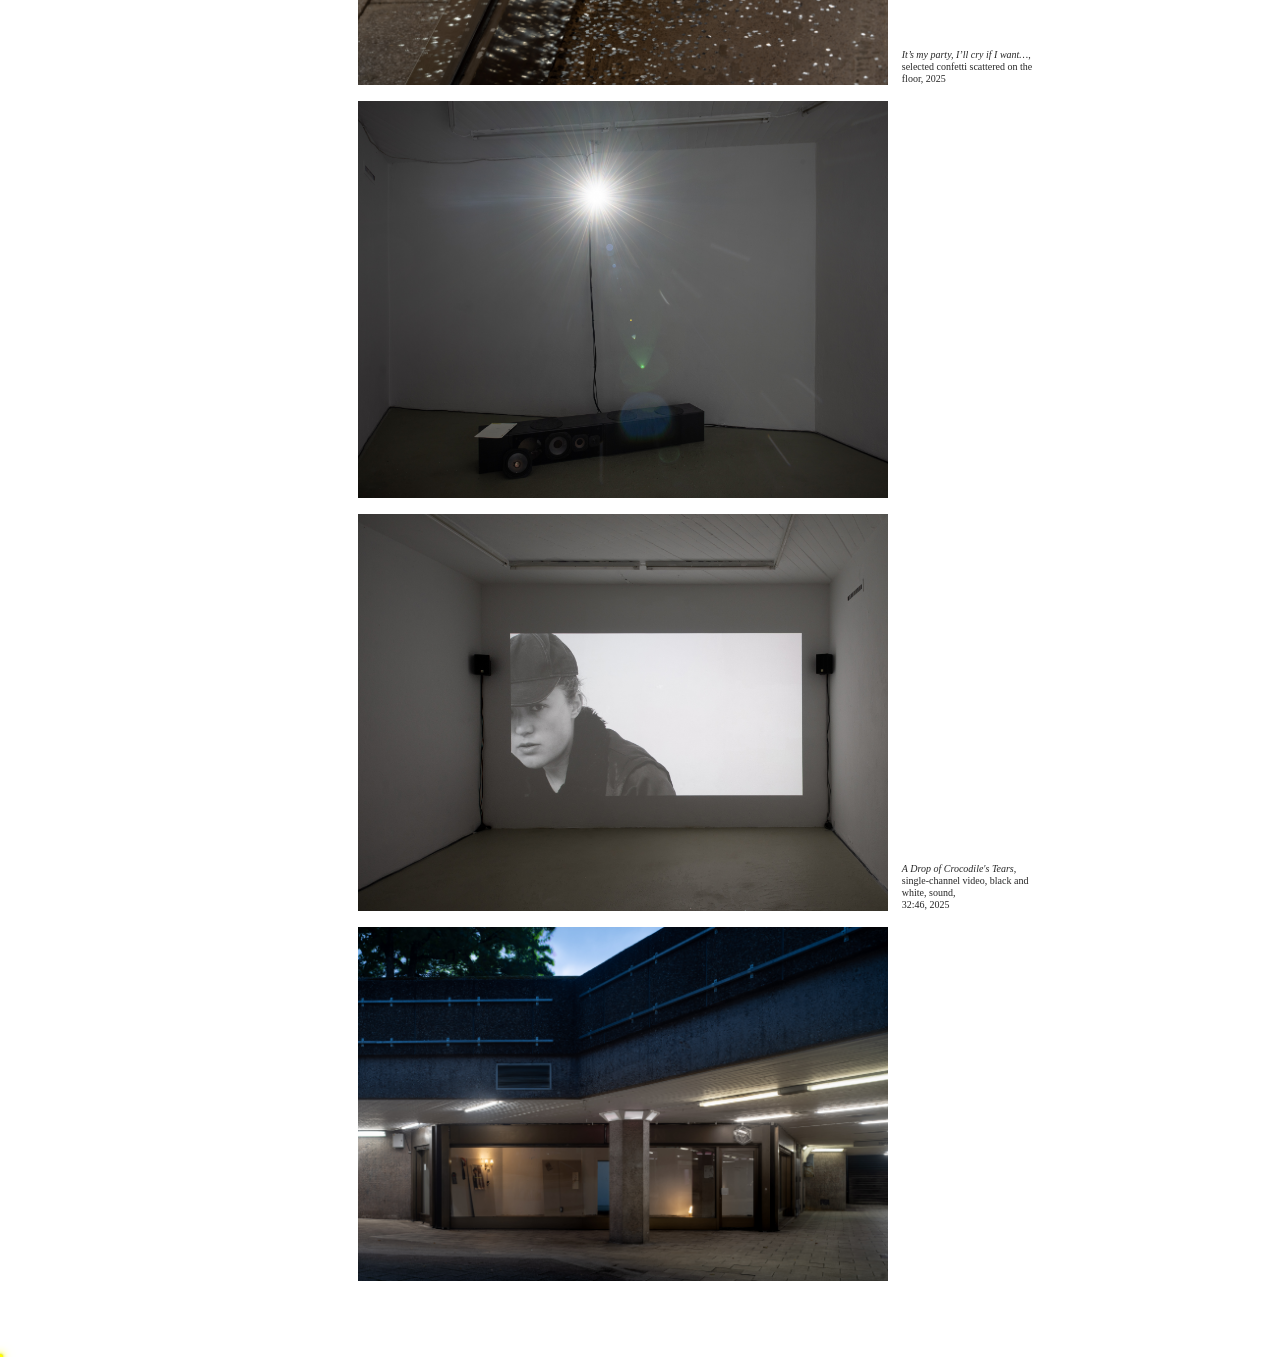
<file: true-story.html>
<!DOCTYPE html>
<html lang="en">

<head>
  <meta charset="UTF-8">
  <meta name="viewport" content="width=device-width, initial-scale=1.0">
  <title>True Story & Other Stories... — Haiqing Wang</title>
  <link rel="stylesheet" href="style.css?v=14">
</head>

<body class="project-page">

  <nav class="nav">

    <div class="name">
      <a href="index.html">Haiqing Wang</a>
    </div>

    <div class="projects">
      <a href="the-chamber.html">The Chamber (1902), 2026</a><br>
      <a href="lilies.html">The newly bought lilies on the living room table smell suspicious, 2025</a><br>
      <a href="true-story.html">True Story &amp; Other Stories..., 2025</a><br>
      <a href="crocodile-tears.html">A Drop of Crocodile's Tears, 2025</a><br>
      <a href="yours.html">Yours, 2025</a><br>
      <a href="the-night.html">The night is always too dark for me, 2023</a>
    </div>

    <div class="section">
      some writings:<br>
      <a href="https://www.rosengarten-all-inc.com/startseite/archive/haiqing-wang"
         target="_blank"
         rel="noopener noreferrer">
        Woman Painter and Her Model, 2025
      </a>
    </div>

    <div class="section">
      <a href="news.html">(News if you like to know...)</a>
    </div>

    <div class="section">
      <a href="https://linktr.ee/binbadweather"
         target="_blank"
         rel="noopener noreferrer">@binbadweather</a><br>

      <a href="https://www.instagram.com/aimeiohh/"
         target="_blank"
         rel="noopener noreferrer">@AImei</a>
    </div>

    <div class="section">
      <a href="cv.html">CV</a><br>
      <a href="contact.html">Contact</a>
    </div>

  </nav>


  <main class="project-content">

    <div class="project-header">
      <em>True Story &amp; Other Stories...</em>, 2025<br>
      At
      <a href="https://www.mouchesvolantes.org/"
         target="_blank"
         rel="noopener noreferrer">
        <u>Mouches Volantes</u>
      </a>
    </div>


    <div class="project-text">

      <p>
        What is the difference between in and out? Can borders or walls define,
        separate, protect or hide anything? Or is everything porous, impossible
        to split, inevitably fluid?
      </p>

      <p>
        Haiqing Wang explores the endless scenarios that are taking place around
        us and the multitudes of interpretations given by individuals and
        collective entities. Using the frame of a movie, its set, its casting and
        furniture, the artist invites us to delve into our own intimate sceneries
        and what they might reveal about our personal architecture.
      </p>

      <p>
        With the ethereal presence of discreet protagonists, she reveals how
        others shape and influence us. And because “I is Somebody Else” (Rimbaud),
        the works invite us to consider the impact of our own self-expectation and
        psychological projections on our inner construction. <em>True Story &amp;
        Other Stories...</em> also presents the dissolution of the artist’s role—as
        author, as actress, as subject—into the unresolved status of the work
        between fiction and nonfiction.
      </p>

      <p>
        In Haiqing’s installation, concrete and immaterial locations seem to
        decompose gradually and come together to form a vague but generous space
        to grasp these notions. Scales merge, allowing for a variety of
        perspectives: internal (found-object sculptures), external (reduced
        model), omniscient (film)... In fact, her work multiplies in-between
        spaces: where things are held in balance and indecision, like a
        rehearsal—before a film, before a marriage, before commitment. Thus,
        there are of course the notions of displacement, of bodies, of gaze and
        their effects on one’s relationships to space, time and society,
        provoking the necessary creation, ex nihilo, of new anchors into an
        unknown landscape.
      </p>

      <p>
        How can one attempt to compose and transform one’s own narrative in a new
        backdrop without undermining constitutive parts of their identity rooted
        in another space-time?
      </p>

      <p>
        – Adèle Anstett
      </p>

    </div>


    <!-- 01 horizontal -->

    <img
      class="project-image landscape"
      src="images/true-story/01.jpg"
      alt=""
    >


    <!-- 02 vertical -->

    <img
      class="project-image"
      src="images/true-story/02.jpg"
      alt=""
    >


    <!-- 03 vertical — CASTING CALL -->

    <div class="image-row portrait-row">

      <img
        class="project-image"
        src="images/true-story/03.jpeg"
        alt=""
      >

      <div class="image-caption">
        <em>Casting Call – A Drop of Crocodile's Tears</em>,<br>
        poster, 2025
      </div>

    </div>


    <!-- 04 horizontal -->

    <img
      class="project-image landscape"
      src="images/true-story/04.jpg"
      alt=""
    >


    <!-- 05 vertical -->

    <img
      class="project-image"
      src="images/true-story/05.jpg"
      alt=""
    >


    <!-- 06 vertical -->

    <img
      class="project-image"
      src="images/true-story/06.jpg"
      alt=""
    >


    <!-- 07 horizontal -->

    <img
      class="project-image landscape"
      src="images/true-story/07.jpg"
      alt=""
    >


    <!-- 08 horizontal — TRUE STORY -->

    <div class="image-row landscape-row">

      <img
        class="project-image landscape"
        src="images/true-story/08.jpg"
        alt=""
      >

      <div class="image-caption">
        <em>True Story</em>,<br>
        plasterboard, two double wall lamps, and objects originally displayed on the wall in my home, 2025
      </div>

    </div>


    <!-- 09 horizontal — TRUE STORY -->

    <div class="image-row landscape-row">

      <img
        class="project-image landscape"
        src="images/true-story/09.jpg"
        alt=""
      >

      <div class="image-caption">
        <em>True Story</em>,<br>
        plasterboard, two double wall lamps, and objects originally displayed on the wall in my home, including (from left to right): a birthday postcard from Mara with an image of a painting by Xinyi Chen; a metal heart from the Gropius Bau gift shop; a print by Taring Padi bought at documenta fifteen; an Acne Studios T-shirt with a galaxy print; an orange cap from DevolutioN; a white cap printed with the word “Deutschland”; a pair of unworn vintage shoes; a poster from a Gisèle Vienne exhibition; a brand-new baby blue Fender cable; a McDonald’s Hello Kitty collectible toy and a coin purse bought on Taobao; a postcard sent by Zhaoyue Fan from the Bibliothek Andreas Züst, 2025
      </div>

    </div>


    <!-- 10 vertical -->

    <img
      class="project-image"
      src="images/true-story/10.jpg"
      alt=""
    >


    <!-- 11 vertical -->

    <img
      class="project-image"
      src="images/true-story/11.jpg"
      alt=""
    >


    <!-- 12 vertical -->

    <img
      class="project-image"
      src="images/true-story/12.jpg"
      alt=""
    >


    <!-- 13 horizontal — IT'S MY PARTY -->

    <div class="image-row landscape-row">

      <img
        class="project-image landscape"
        src="images/true-story/13.jpg"
        alt=""
      >

      <div class="image-caption">
        <em>It’s my party, I’ll cry if I want…</em>,<br>
        selected confetti scattered on the floor, 2025
      </div>

    </div>


    <!-- 14 horizontal -->

    <img
      class="project-image landscape"
      src="images/true-story/14.jpg"
      alt=""
    >


    <!-- 15 horizontal — A DROP OF CROCODILE'S TEARS -->

    <div class="image-row landscape-row">

      <img
        class="project-image landscape"
        src="images/true-story/15.jpg"
        alt=""
      >

      <div class="image-caption">
        <em>A Drop of Crocodile's Tears</em>,<br>
        single-channel video, black and white, sound,<br>
        32:46, 2025
      </div>

    </div>


    <!-- 16 horizontal -->

    <img
      class="project-image landscape"
      src="images/true-story/16.jpg"
      alt=""
    >

  </main>


  <div class="copyright">
    Haiqing Wang © 2026
  </div>


  <script src="script.js?v=2"></script>

</body>

</html>
</file>
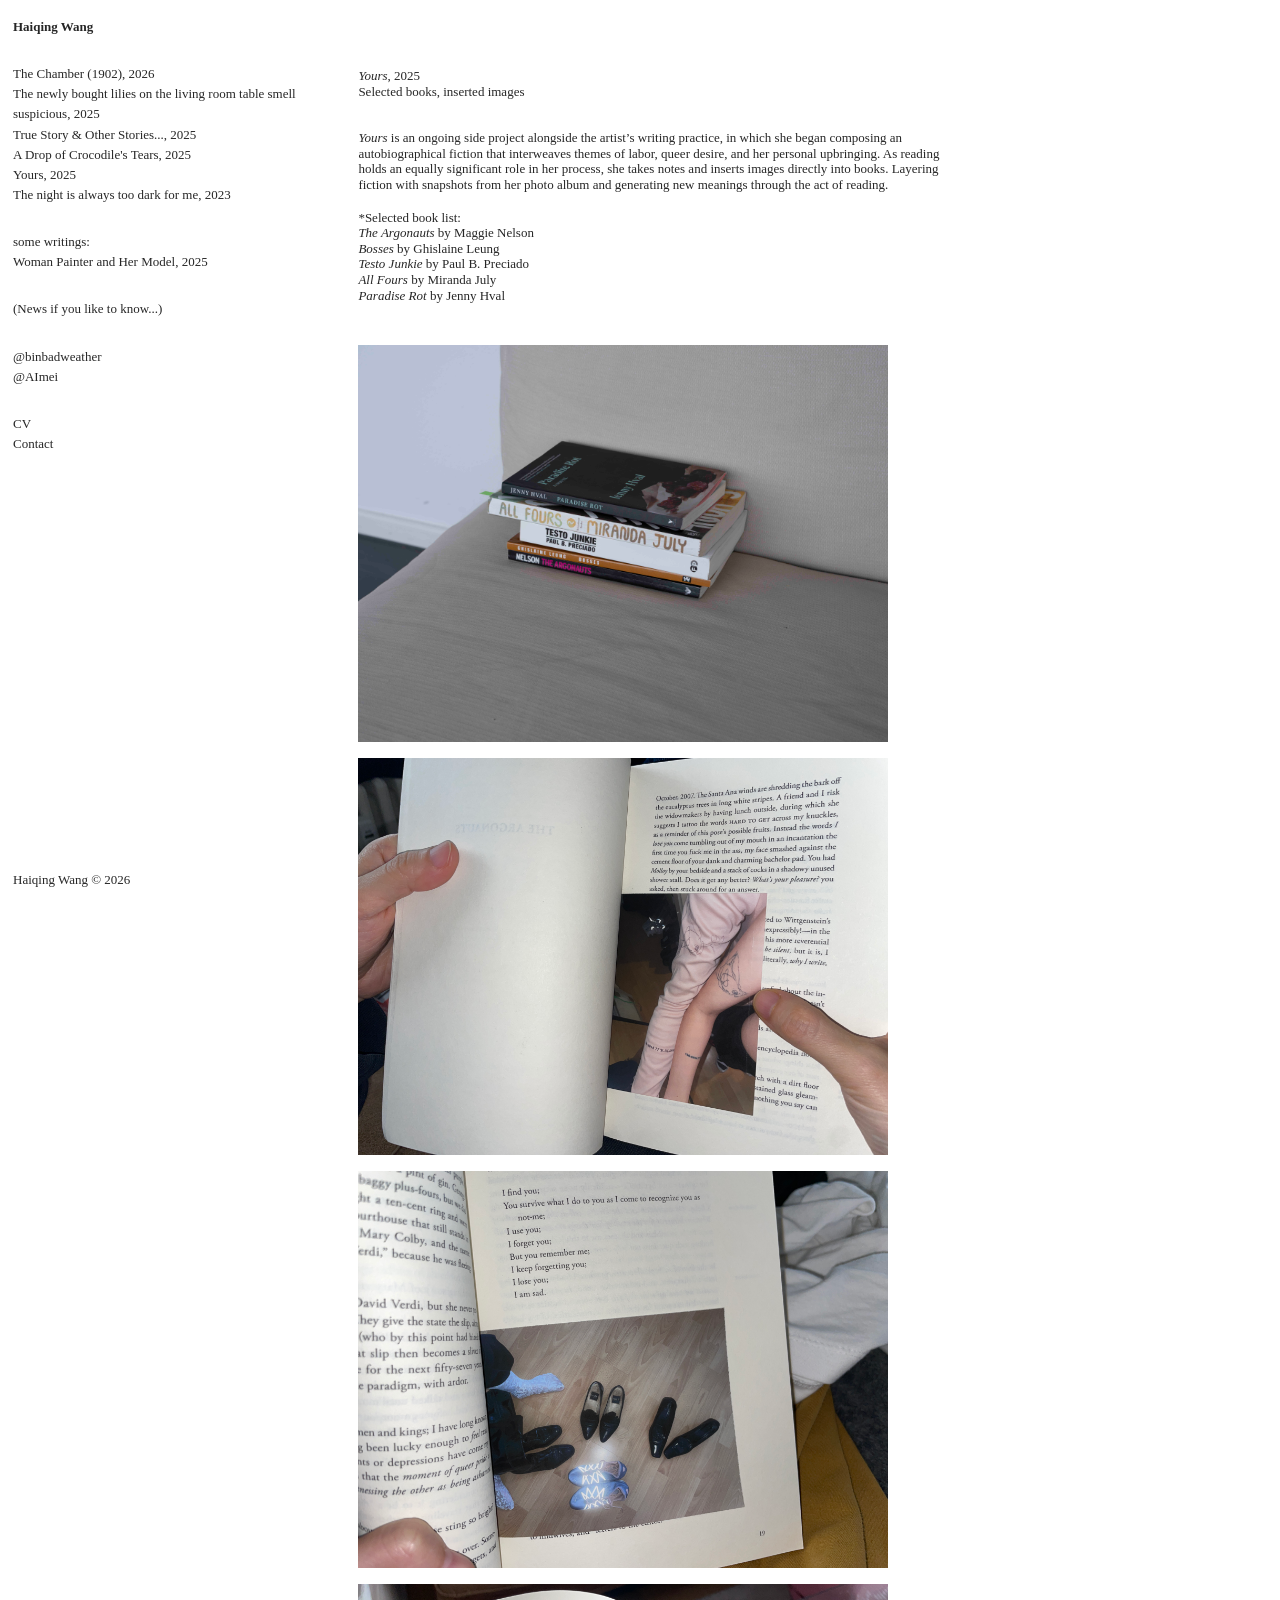
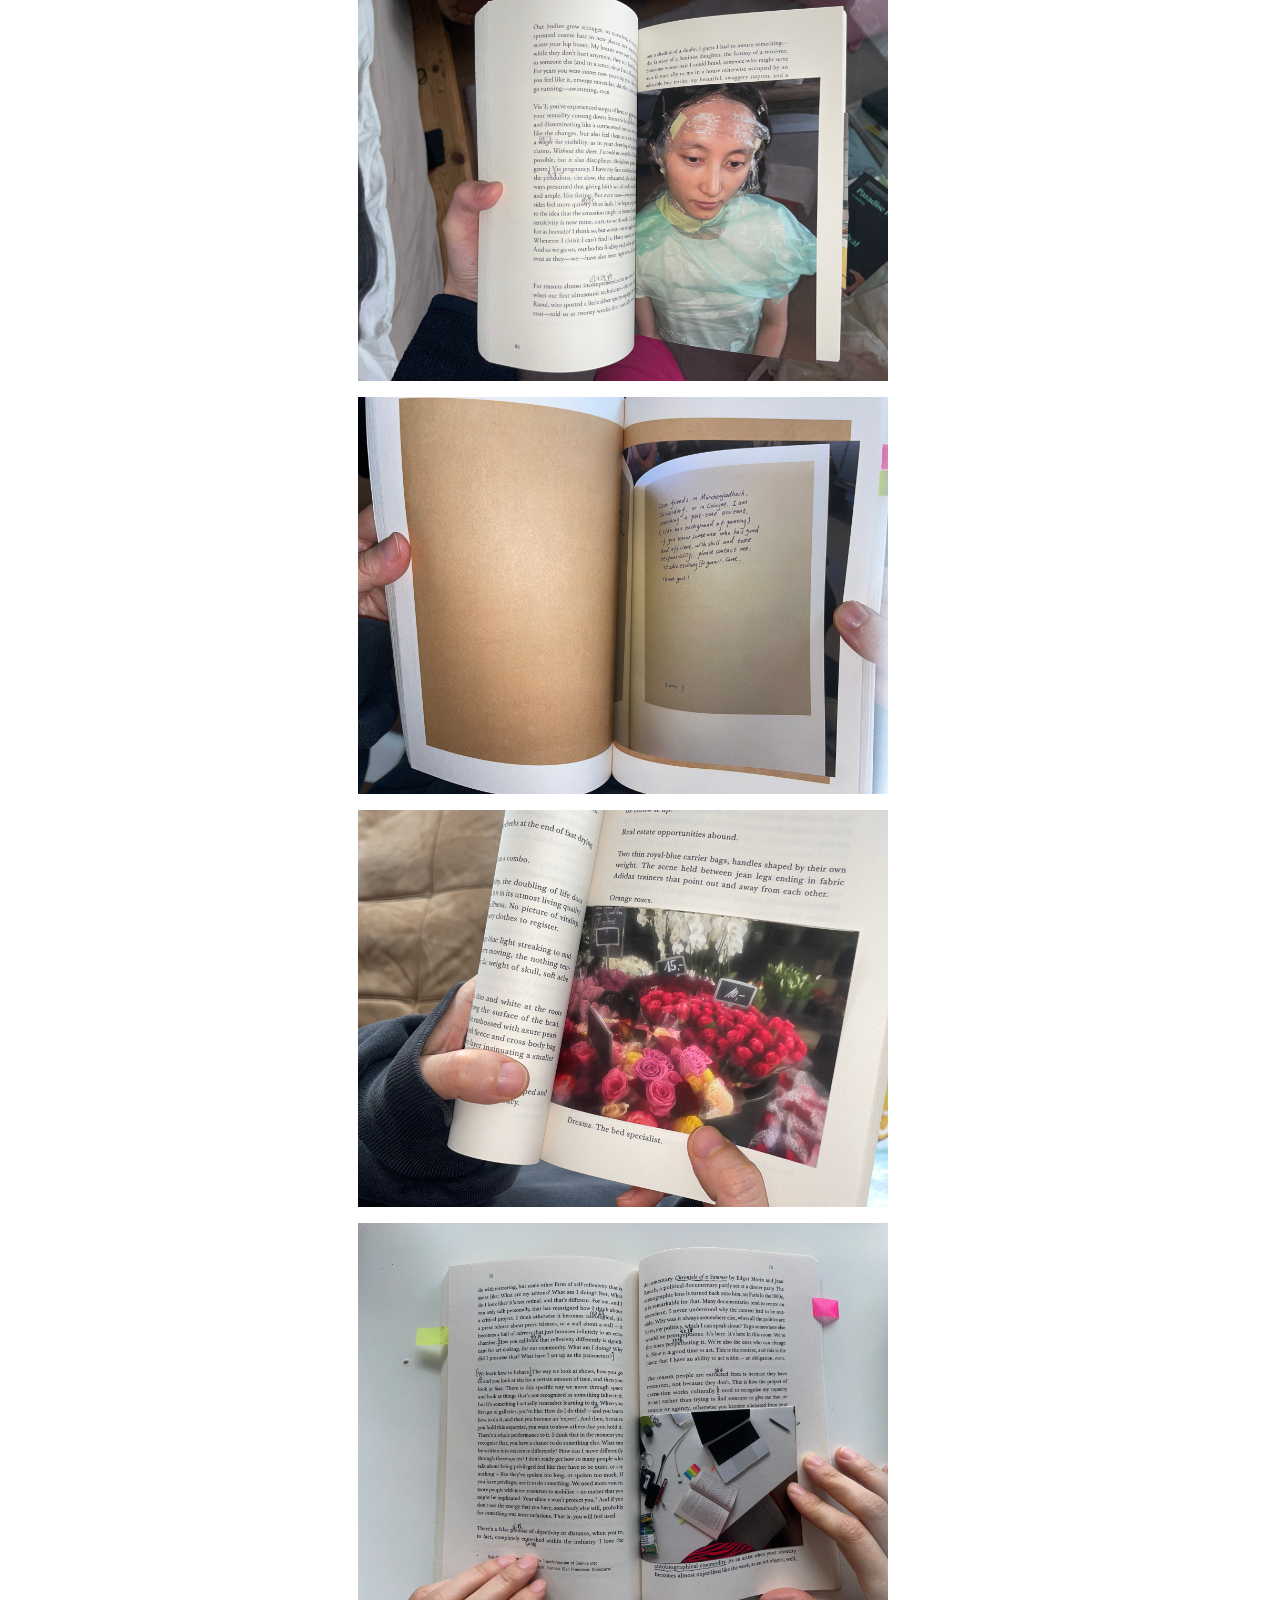
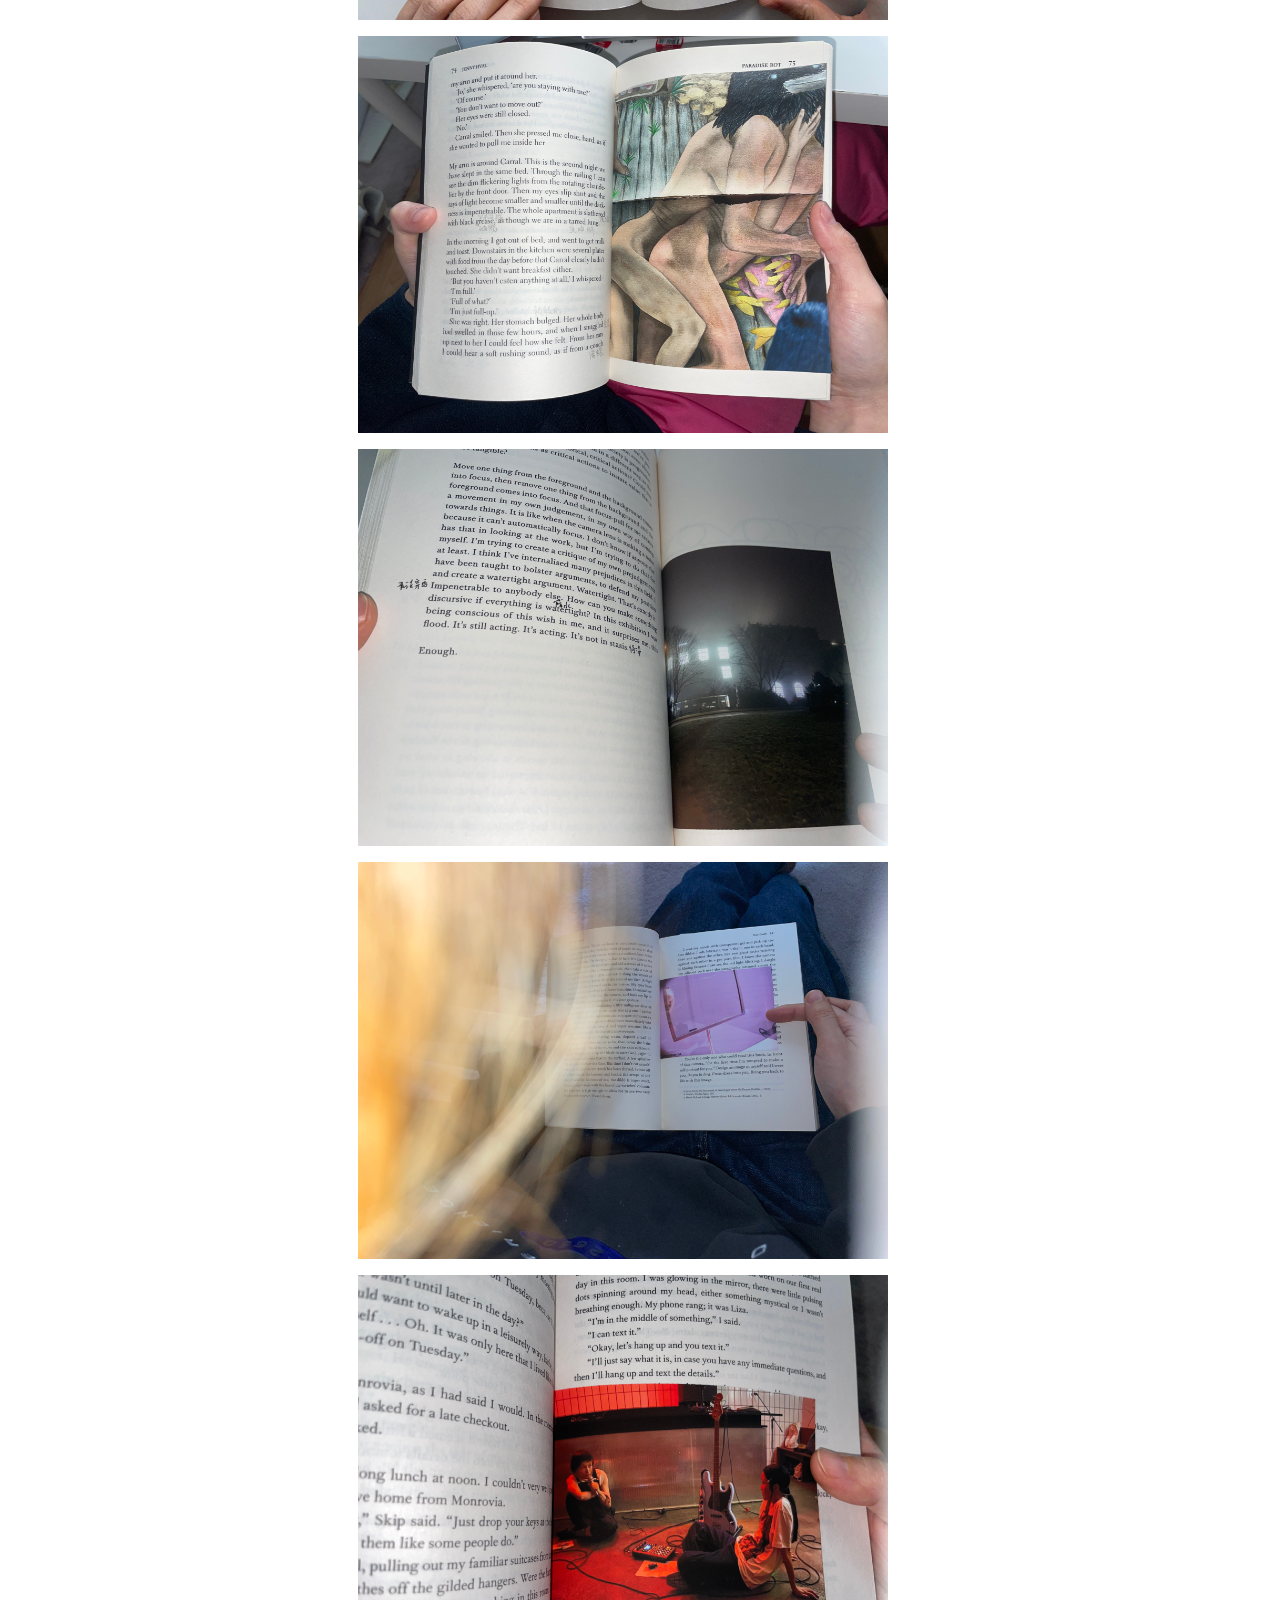
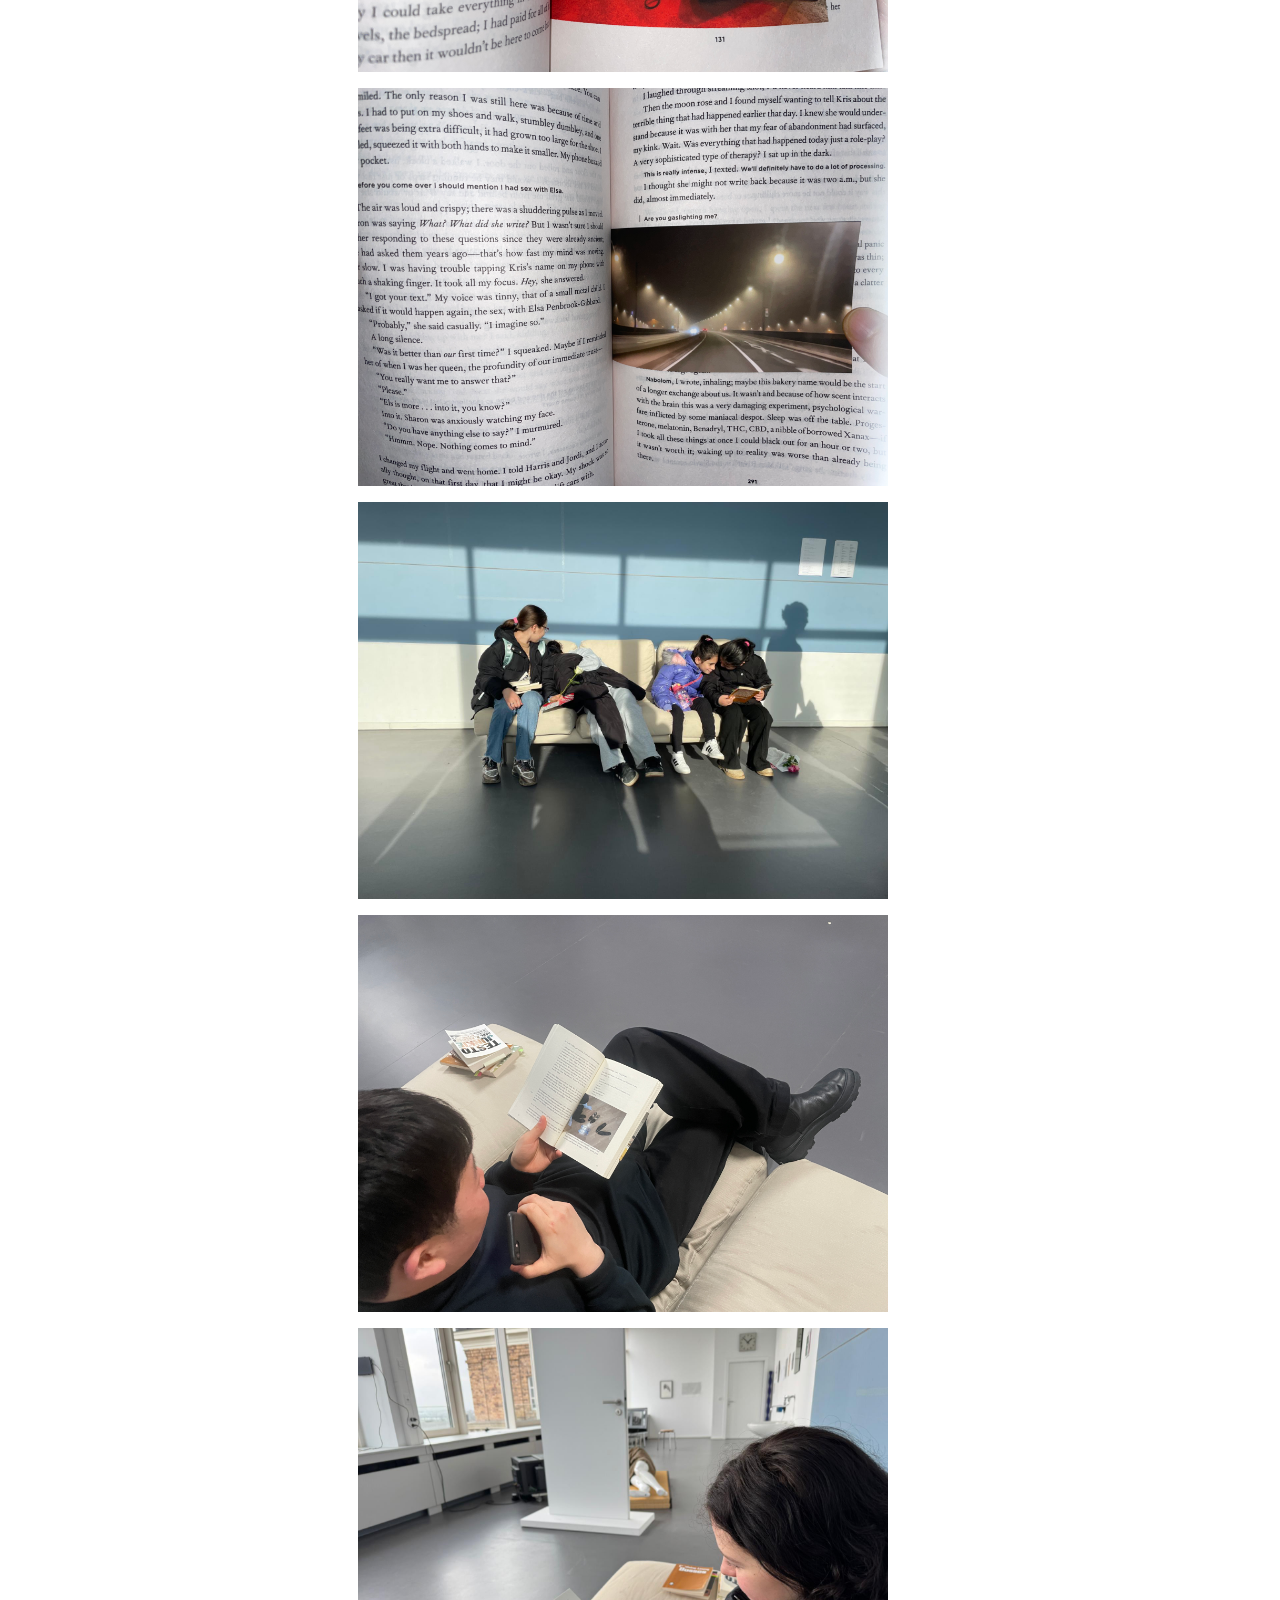
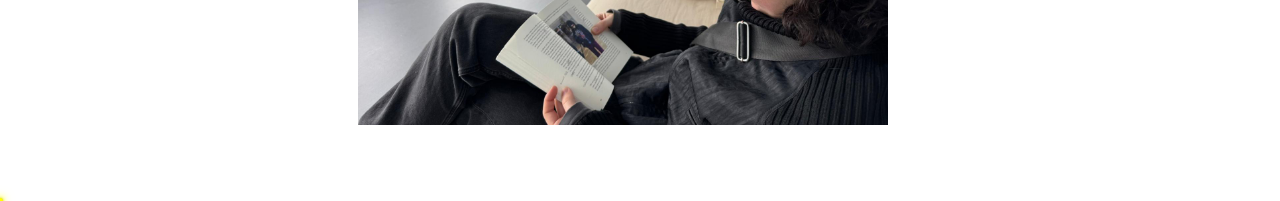
<file: yours.html>
<!DOCTYPE html>
<html lang="en">

<head>
  <meta charset="UTF-8">
  <meta name="viewport" content="width=device-width, initial-scale=1.0">
  <title>Yours — Haiqing Wang</title>
  <link rel="stylesheet" href="style.css?v=13">
</head>

<body class="project-page">

  <nav class="nav">

    <div class="name">
      <a href="index.html">Haiqing Wang</a>
    </div>

    <div class="projects">
      <a href="the-chamber.html">The Chamber (1902), 2026</a><br>
      <a href="lilies.html">The newly bought lilies on the living room table smell suspicious, 2025</a><br>
      <a href="true-story.html">True Story &amp; Other Stories..., 2025</a><br>
      <a href="crocodile-tears.html">A Drop of Crocodile's Tears, 2025</a><br>
      <a href="yours.html">Yours, 2025</a><br>
      <a href="the-night.html">The night is always too dark for me, 2023</a>
    </div>

    <div class="section">
      some writings:<br>
      <a href="https://www.rosengarten-all-inc.com/startseite/archive/haiqing-wang"
         target="_blank"
         rel="noopener noreferrer">
        Woman Painter and Her Model, 2025
      </a>
    </div>

    <div class="section">
      <a href="news.html">(News if you like to know...)</a>
    </div>

    <div class="section">
      <a href="https://linktr.ee/binbadweather"
         target="_blank"
         rel="noopener noreferrer">@binbadweather</a><br>

      <a href="https://www.instagram.com/aimeiohh/"
         target="_blank"
         rel="noopener noreferrer">@AImei</a>
    </div>

    <div class="section">
      <a href="cv.html">CV</a><br>
      <a href="contact.html">Contact</a>
    </div>

  </nav>


  <main class="project-content">

    <div class="project-header">
      <em>Yours</em>, 2025<br>
      Selected books, inserted images<br>
    </div>

    <div class="project-text">

      <p>
        <em>Yours</em> is an ongoing side project alongside the artist’s writing
        practice, in which she began composing an autobiographical fiction that
        interweaves themes of labor, queer desire, and her personal upbringing.
        As reading holds an equally significant role in her process, she takes
        notes and inserts images directly into books. Layering fiction with
        snapshots from her photo album and generating new meanings through the
        act of reading.
      </p>

      <p>
        *Selected book list:<br>
        <em>The Argonauts</em> by Maggie Nelson<br>
        <em>Bosses</em> by Ghislaine Leung<br>
        <em>Testo Junkie</em> by Paul B. Preciado<br>
        <em>All Fours</em> by Miranda July<br>
        <em>Paradise Rot</em> by Jenny Hval
      </p>

    </div>


    <img class="project-image landscape"
         src="images/yours/00.jpg"
         alt="">

    <img class="project-image landscape"
         src="images/yours/01.JPG"
         alt="">

    <img class="project-image landscape"
         src="images/yours/02.JPG"
         alt="">

    <img class="project-image landscape"
         src="images/yours/03.JPG"
         alt="">

    <img class="project-image landscape"
         src="images/yours/04.JPG"
         alt="">

    <img class="project-image landscape"
         src="images/yours/05.JPG"
         alt="">

    <img class="project-image landscape"
         src="images/yours/06.JPG"
         alt="">

    <img class="project-image landscape"
         src="images/yours/07.JPG"
         alt="">

    <img class="project-image landscape"
         src="images/yours/08.JPG"
         alt="">

    <img class="project-image landscape"
         src="images/yours/09.JPG"
         alt="">

    <img class="project-image landscape"
         src="images/yours/10.JPG"
         alt="">

    <img class="project-image landscape"
         src="images/yours/11.JPG"
         alt="">

    <img class="project-image landscape"
         src="images/yours/12.JPG"
         alt="">

    <img class="project-image landscape"
         src="images/yours/13.JPG"
         alt="">

    <img class="project-image landscape"
         src="images/yours/14.JPG"
         alt="">

  </main>


  <div class="copyright">
    Haiqing Wang © 2026
  </div>

  <script src="script.js?v=2"></script>

</body>

</html>
</file>
<file: style.css>
/* ---------- BASIC ---------- */

html,
body {
  margin: 0;
  padding: 0;
}

body {
  font-family: Charter, "Bitstream Charter", "Iowan Old Style", Georgia, serif;
  font-size: 13px;
  font-weight: 400;
  line-height: 1.2;
  letter-spacing: 0;

  color: rgba(0, 0, 0, 0.85);
  background: white;
}

a {
  color: inherit;
  text-decoration: none;
}

a:active {
  opacity: 0.7;
}


/* ---------- NAV ---------- */

.nav {
  position: fixed;

  top: 17px;
  left: 13px;

  width: 25vw;
  max-width: 430px;

  line-height: 1.55;

  z-index: 10;
}

.name {
  font-weight: 700;
  margin-bottom: 27px;
}

.projects {
  margin-bottom: 27px;
}

.section {
  margin-bottom: 27px;
}


/* ---------- PROJECT PAGE ---------- */

.project-content {
  margin-left: 28vw;

  width: 47vw;
  max-width: 810px;

  padding-top: 68px;
  padding-bottom: 60px;

  box-sizing: border-box;
}

.project-header {
  margin-bottom: 31px;
}

.project-text {
  width: 100%;
  margin-bottom: 42px;
}

.project-text p {
  margin: 0 0 17px 0;
}


/* ---------- PROJECT IMAGES ---------- */

.project-image {
  display: block;

  width: 65%;
  max-width: 540px;

  height: auto;

  margin: 0 0 16px 0;
  padding: 0;
  border: 0;
}

.project-image.landscape {
  width: 88%;
  max-width: none;
}


/* ---------- IMAGE + CAPTION ---------- */

.image-row {
  position: relative;

  width: 100%;

  margin: 0 0 16px 0;
  padding: 0;

  overflow: visible;
}

.image-row .project-image {
  display: block;

  height: auto;

  margin: 0;
  padding: 0;
  border: 0;
}


/* Landscape */

.landscape-row .project-image {
  width: 88%;
  max-width: none;
}


/* Portrait */

.portrait-row .project-image {
  width: 65%;
  max-width: 540px;
}


/* Caption */

.image-caption {
  position: absolute;

  bottom: 0;

  width: 150px;

  margin: 0;
  padding: 0;

  font-family: Charter, "Bitstream Charter", "Iowan Old Style", Georgia, serif;
  font-size: 10px;
  font-weight: 400;
  line-height: 1.2;
}


/* Caption position for landscape */

.landscape-row .image-caption {
  left: calc(88% + 14px);
}


/* Caption position for portrait */

.portrait-row .image-caption {
  left: calc(65% + 14px);
}


/* ---------- COPYRIGHT ---------- */

.copyright {
  position: fixed;

  left: 13px;
  bottom: 12px;

  font-family: Charter, "Bitstream Charter", "Iowan Old Style", Georgia, serif;
  font-size: 13px;
  font-weight: 400;
  line-height: 1.2;

  z-index: 20;
}


/* ---------- LANDING PAGE ---------- */

.landing-page {
  min-height: 100vh;
  overflow: hidden;
}

.landing-link {
  position: absolute;

  left: 57%;
  top: 48%;

  transform: translate(-50%, -50%);
}

.landing-image {
  display: block;

  width: 45vw;
  max-width: 765px;

  height: auto;
}


/* ---------- CUSTOM CURSOR ---------- */

html,
body,
a,
img,
button {
  cursor: none !important;
}

.comet-cursor {
  position: fixed;

  width: 6px;
  height: 6px;

  border-radius: 50%;

  background: #ffff00;

  box-shadow:
    0 0 2px rgba(0, 0, 0, 0.25),
    0 0 4px #ffff00,
    0 0 8px rgba(255, 255, 0, 0.9),
    0 0 12px rgba(255, 255, 0, 0.5);

  pointer-events: none;

  z-index: 999999;

  transform: translate(-50%, -50%);
}

.comet-trail {
  position: fixed;

  width: 2px;
  height: 2px;

  border-radius: 50%;

  background: #ffff00;

  box-shadow:
    0 0 1px rgba(0, 0, 0, 0.2),
    0 0 3px #ffff00,
    0 0 5px rgba(255, 255, 0, 0.8);

  pointer-events: none;

  z-index: 999998;

  transform: translate(-50%, -50%);

  animation: trailFade 1.8s linear forwards;
}

@keyframes trailFade {

  0% {
    opacity: 0.9;
    transform: translate(-50%, -50%) scale(1);
  }

  70% {
    opacity: 0.4;
  }

  100% {
    opacity: 0;
    transform: translate(-50%, -50%) scale(0.1);
  }

}


/* ---------- IMAGE LIGHTBOX ---------- */

.lightbox {
  position: fixed;
  inset: 0;

  z-index: 9999;

  display: none;
  align-items: center;
  justify-content: center;

  padding: 30px;

  box-sizing: border-box;

  background: rgba(255, 255, 255, 0.96);
}

.lightbox.active {
  display: flex;
}

.lightbox-image {
  display: block;

  width: auto;
  height: auto;

  max-width: calc(100vw - 140px);
  max-height: calc(100vh - 60px);

  object-fit: contain;
}


/* Up / down arrows */

.lightbox-controls {
  position: fixed;

  right: 30px;
  top: 50%;

  transform: translateY(-50%);

  display: flex;
  flex-direction: column;

  gap: 8px;

  z-index: 10000;
}

.lightbox-button {
  appearance: none;
  -webkit-appearance: none;

  width: 28px;
  height: 28px;

  margin: 0;
  padding: 0;

  border: 0;
  background: transparent;

  font-family: Charter, "Bitstream Charter", "Iowan Old Style", Georgia, serif;
  font-size: 18px;
  font-weight: 400;
  line-height: 1;

  color: rgba(0, 0, 0, 0.85);
}


/* Close */

.lightbox-close {
  position: fixed;

  top: 24px;
  right: 30px;

  z-index: 10000;

  appearance: none;
  -webkit-appearance: none;

  margin: 0;
  padding: 0;

  border: 0;
  background: transparent;

  font-family: Charter, "Bitstream Charter", "Iowan Old Style", Georgia, serif;
  font-size: 18px;
  font-weight: 400;
  line-height: 1;

  color: rgba(0, 0, 0, 0.85);
}


/* ---------- NEWS ---------- */

.news-section {
  margin-bottom: 30px;
}

.news-heading {
  margin-bottom: 14px;
}

.news-item p {
  margin: 17px 0 0 0;
}


/* ---------- CV ---------- */

.cv-intro {
  margin-bottom: 20px;
}

.cv-section {
  margin-bottom: 30px;
}

.cv-section > strong {
  display: block;
  margin-bottom: 4px;
}

.cv-lines {
  margin-top: 0;
}

.cv-year-group {
  margin-top: 18px;
}

.cv-year {
  margin-bottom: 4px;
}

.cv-indent {
  display: inline-block;
  margin-left: 48px;
}


/* ---------- MOBILE ---------- */

@media (max-width: 760px) {

  body {
    font-size: 13px;
  }


  /* NAV */

  .nav {
    position: relative;

    top: auto;
    left: auto;

    width: auto;
    max-width: none;

    padding: 14px;
  }


  /* PROJECT */

  .project-content {
    margin-left: 0;

    width: auto;
    max-width: none;

    padding: 30px 14px 60px 14px;
  }


  /* Normal images */

  .project-image,
  .project-image.landscape {
    width: 100%;
    max-width: none;
  }


  /* Caption rows */

  .image-row {
    position: relative;

    width: 100%;

    margin-bottom: 16px;
  }


  .landscape-row .project-image,
  .portrait-row .project-image {
    width: 100%;
    max-width: none;

    margin: 0;
  }


  .image-caption,
  .landscape-row .image-caption,
  .portrait-row .image-caption {
    position: static;

    width: auto;

    margin-top: 6px;

    font-size: 10px;
  }


  /* COPYRIGHT */

  .copyright {
    position: relative;

    left: auto;
    bottom: auto;

    margin: 50px 14px 14px 14px;
  }


  /* LANDING */

  .landing-link {
    left: 50%;
    top: 45%;
  }

  .landing-image {
    width: 85vw;
    max-width: none;
  }


  /* LIGHTBOX */

  .lightbox {
    padding: 20px 50px 20px 20px;
  }

  .lightbox-image {
    max-width: calc(100vw - 70px);
    max-height: calc(100vh - 40px);
  }

  .lightbox-controls {
    right: 12px;
  }

  .lightbox-close {
    top: 14px;
    right: 14px;
  }

}


/* ---------- TOUCH DEVICES ---------- */

@media (hover: none) {

  html,
  body,
  a,
  img,
  button {
    cursor: auto !important;
  }

  .comet-cursor,
  .comet-trail {
    display: none !important;
  }

}
</file>
